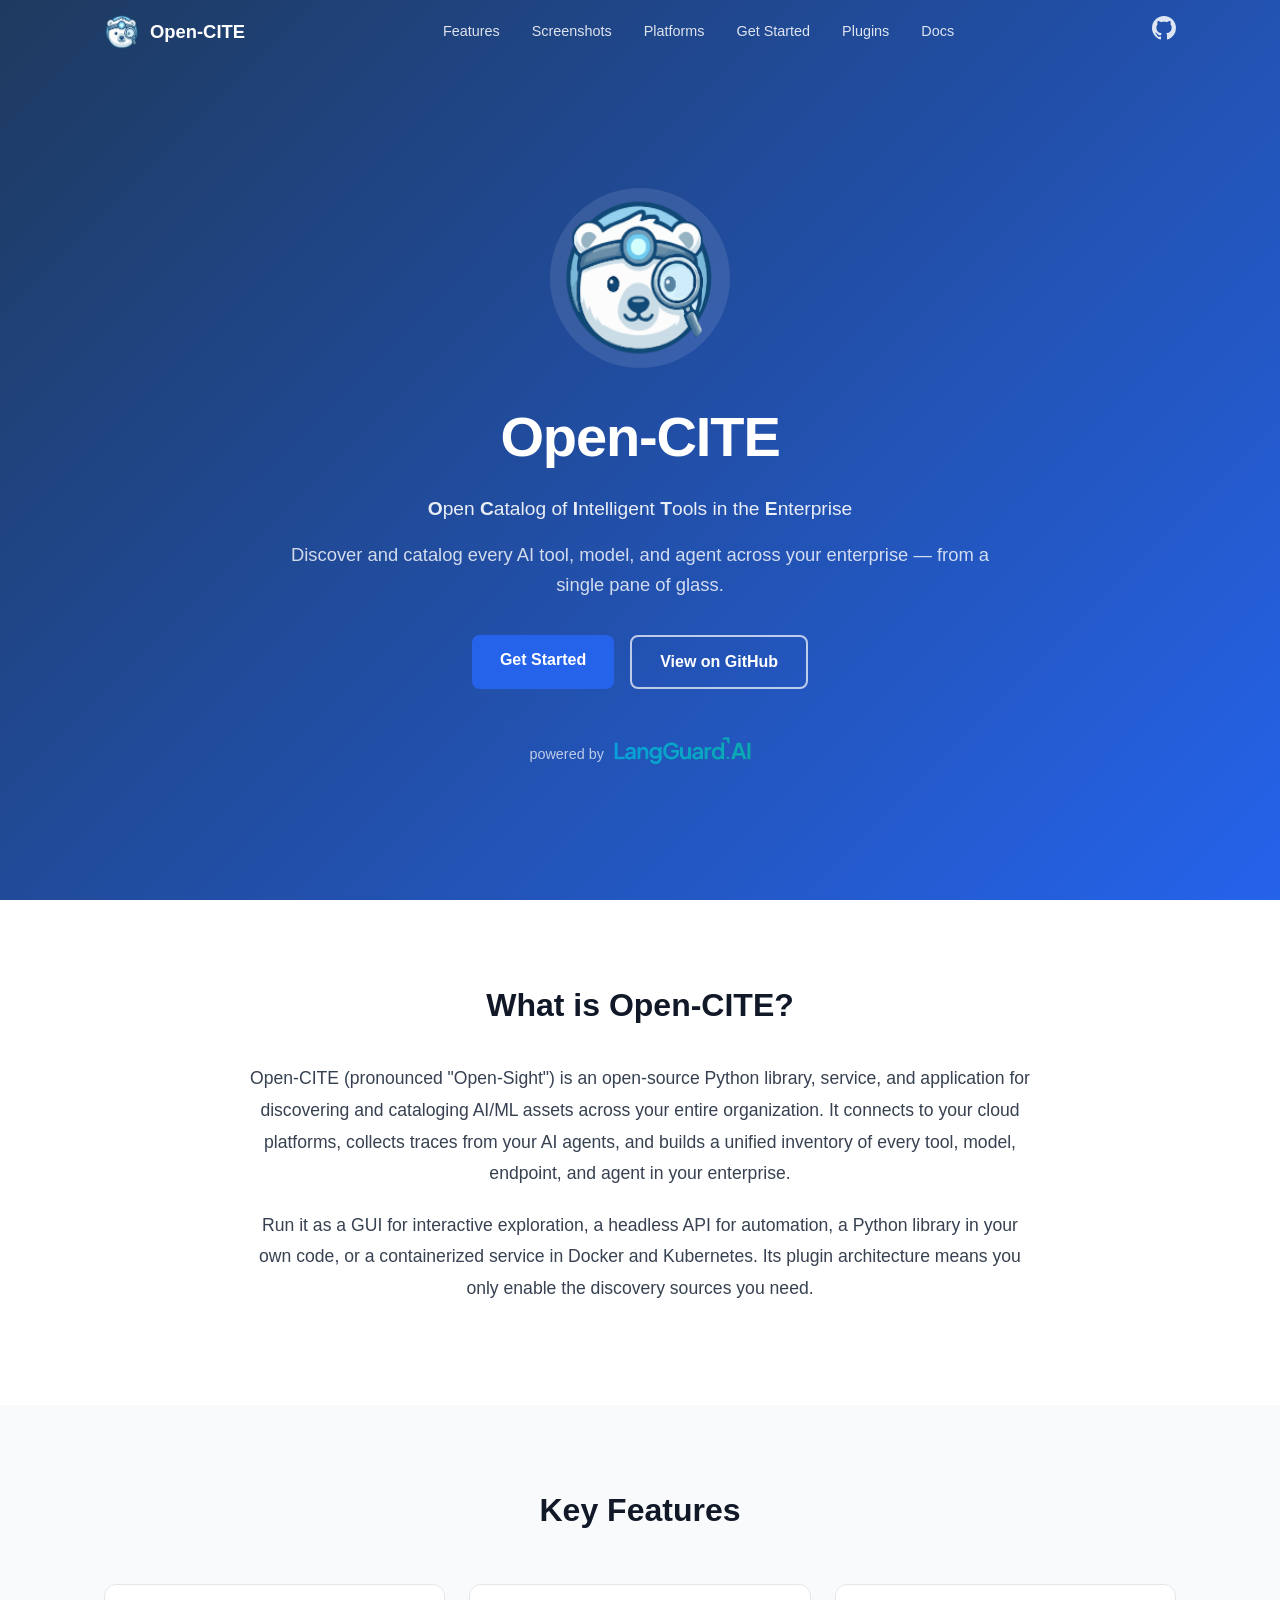
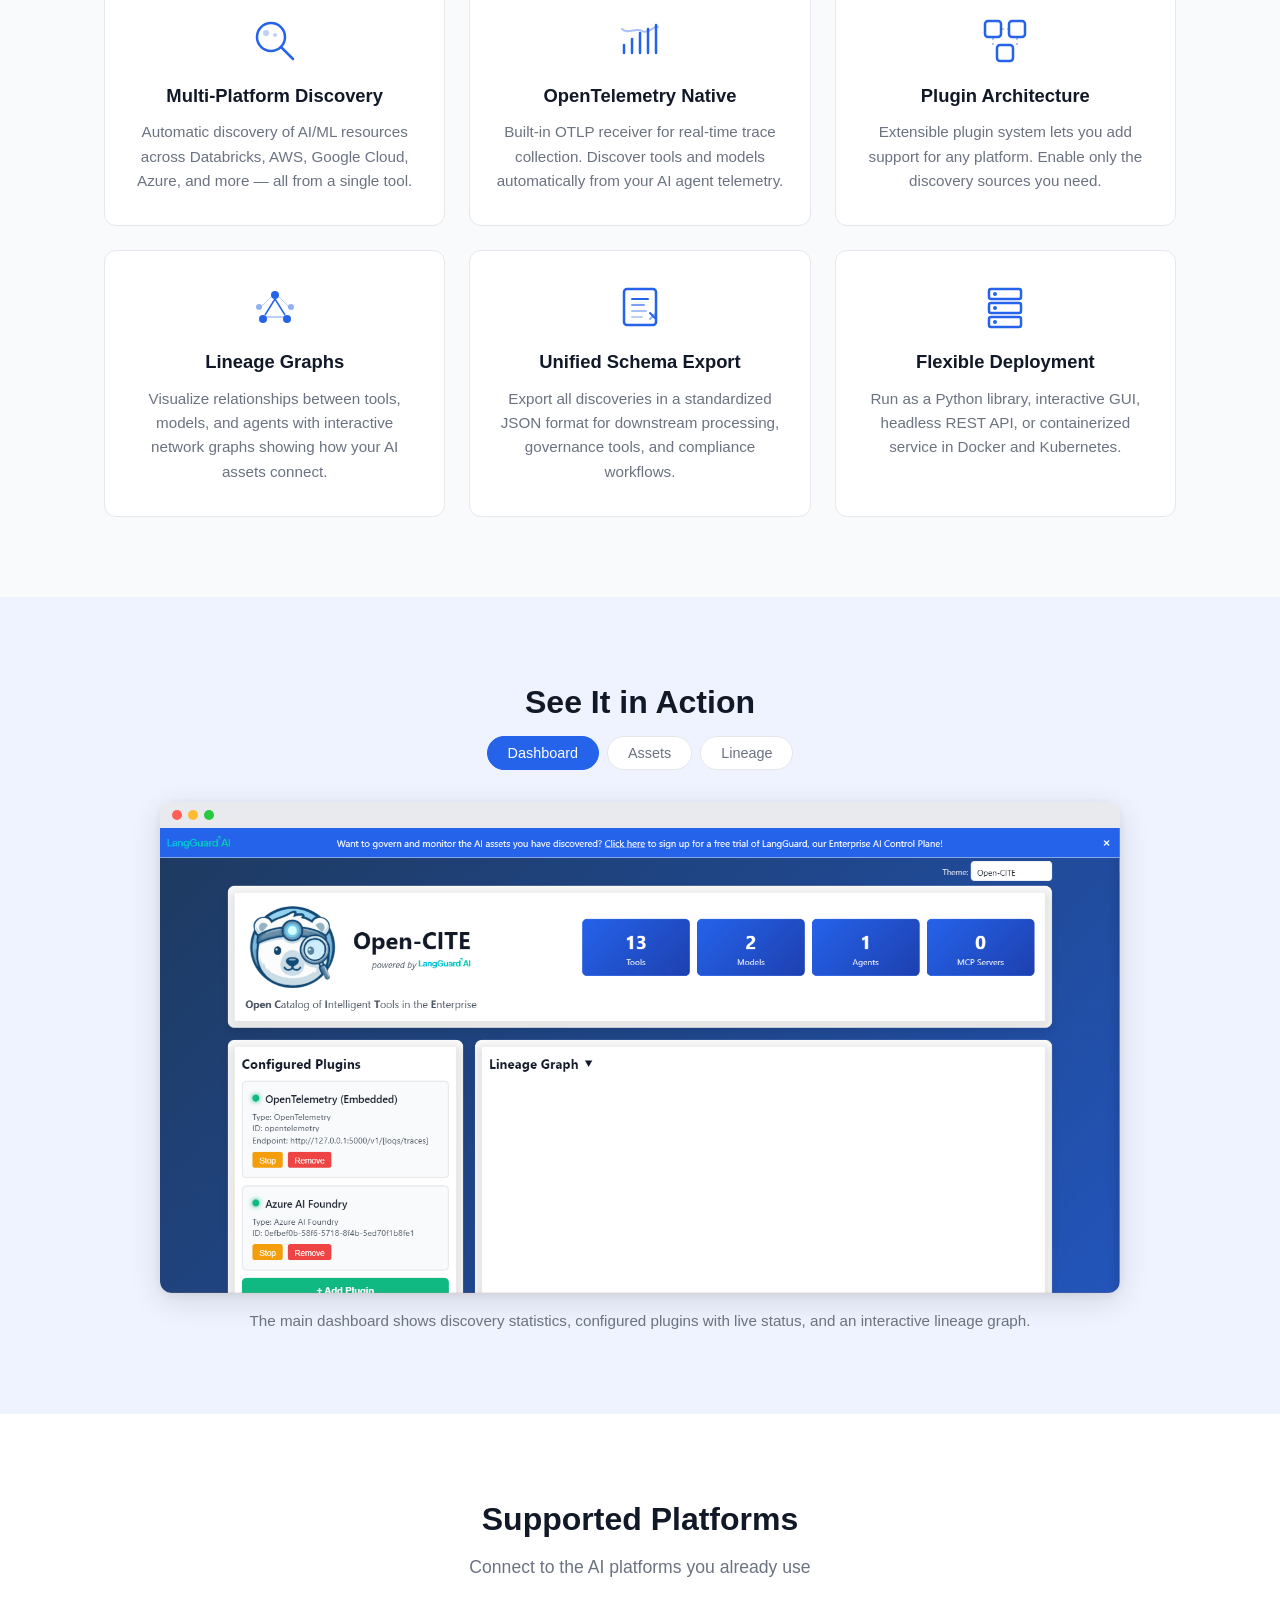
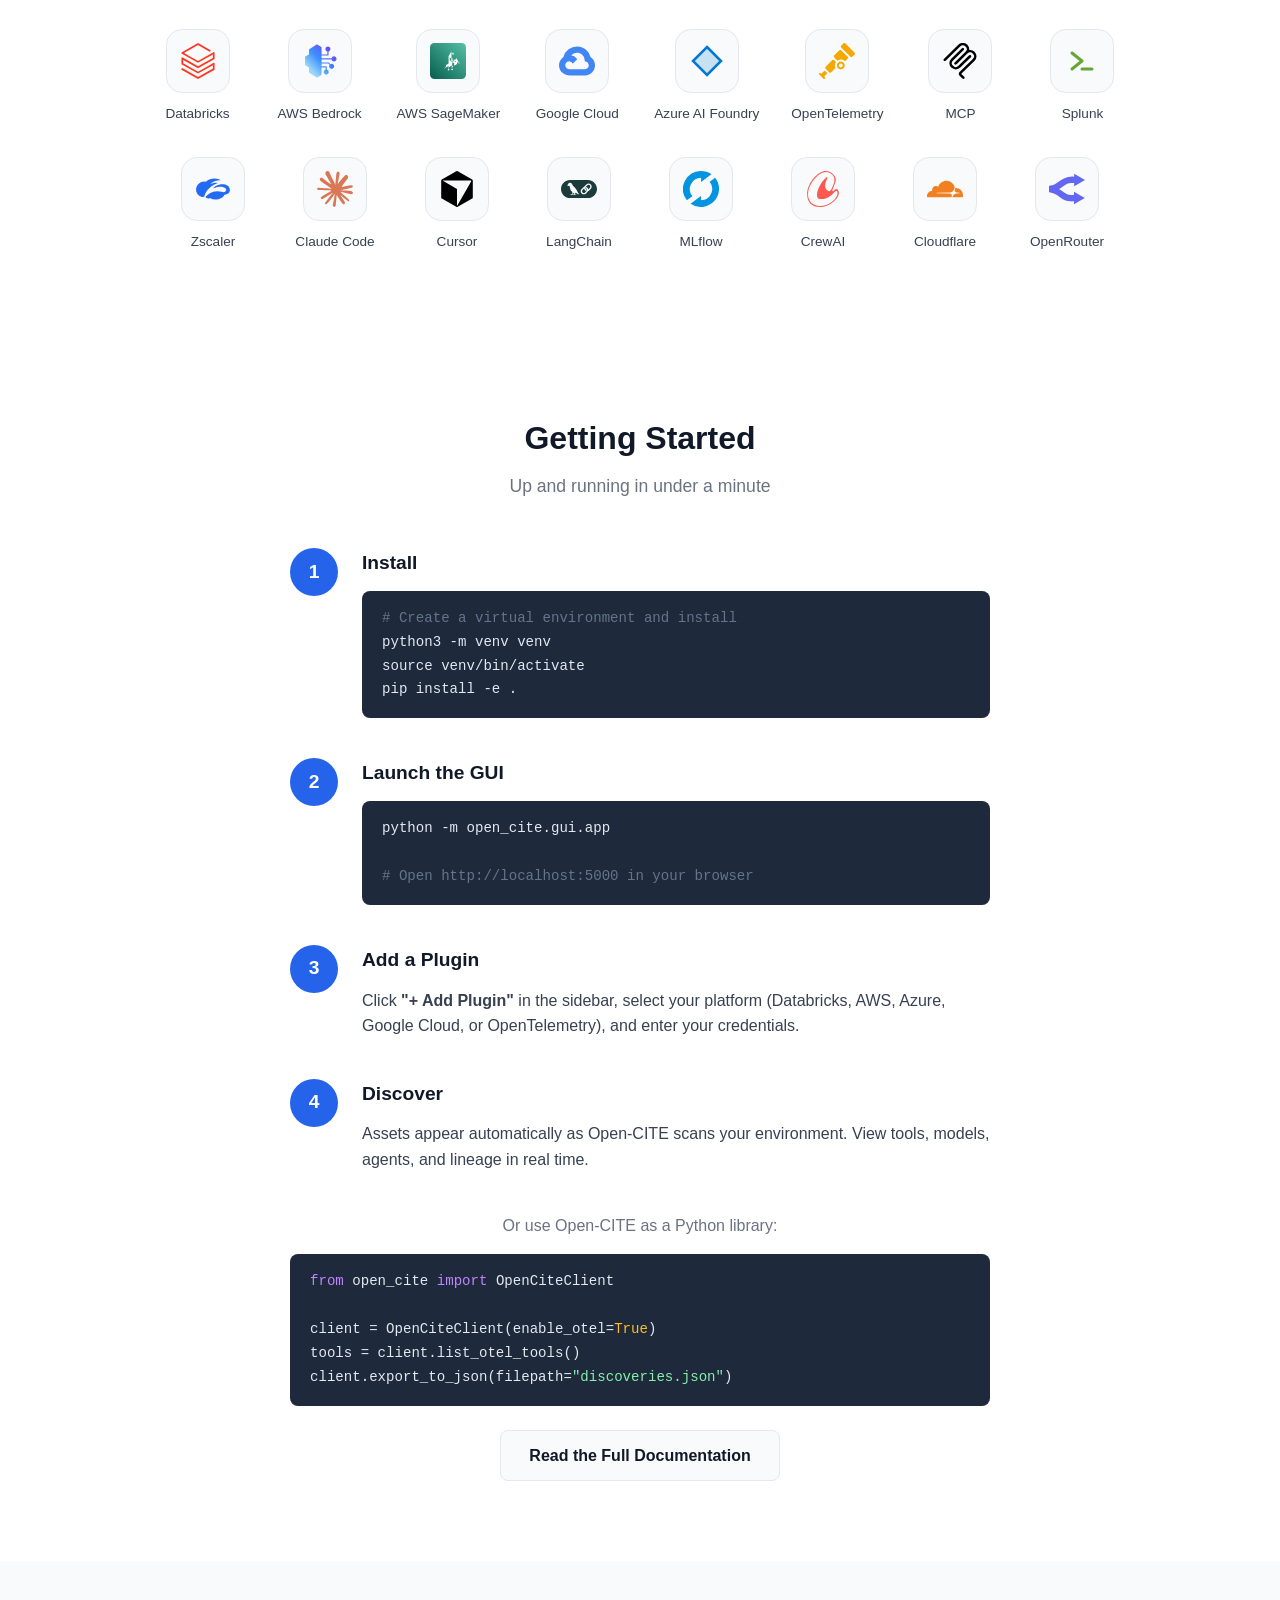
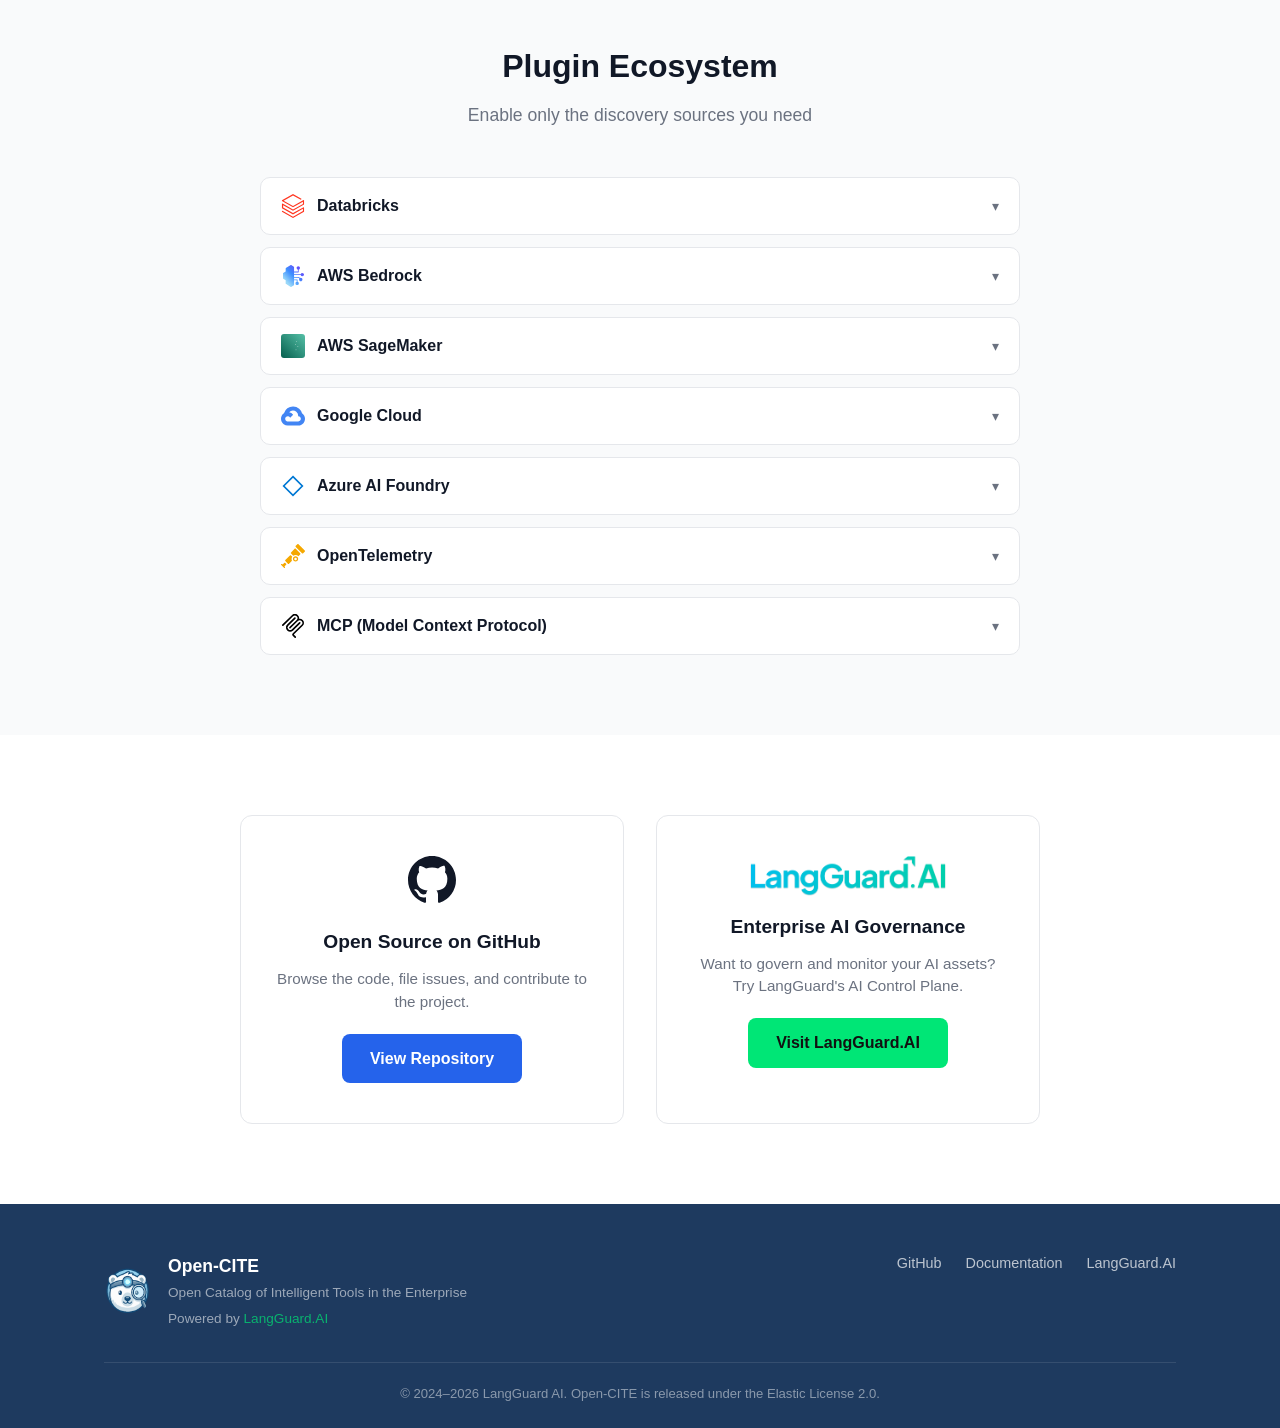
<file: website/index.html>
<!DOCTYPE html>
<html lang="en">
<head>
    <meta charset="UTF-8">
    <meta name="viewport" content="width=device-width, initial-scale=1.0">
    <title>Open-CITE - Open Catalog of Intelligent Tools in the Enterprise</title>
    <meta name="description" content="Discover and catalog every AI tool, model, and agent across your enterprise. Open-source, plugin-based, multi-cloud AI asset discovery.">
    <meta name="keywords" content="AI discovery, ML cataloging, OpenTelemetry, MCP, Databricks, enterprise AI governance">
    <meta property="og:title" content="Open-CITE - AI Discovery & Cataloging">
    <meta property="og:description" content="Discover and catalog every AI tool, model, and agent across your enterprise.">
    <meta property="og:image" content="images/open-cite-bear.png">
    <meta property="og:url" content="https://open-cite.org">
    <link rel="icon" type="image/png" href="images/favicon.png">
    <link rel="stylesheet" href="css/style.css">
</head>
<body>

    <!-- Section 1: Sticky Navigation -->
    <nav class="nav" id="nav">
        <div class="nav-container">
            <a href="#hero" class="nav-brand">
                <img src="images/open-cite-bear.png" alt="Open-CITE" class="nav-logo">
                <span class="nav-title">Open-CITE</span>
            </a>
            <button class="nav-hamburger" id="nav-hamburger" aria-label="Toggle navigation">
                <span></span>
                <span></span>
                <span></span>
            </button>
            <div class="nav-links" id="nav-links">
                <a href="#features" class="nav-link">Features</a>
                <a href="#screenshots" class="nav-link">Screenshots</a>
                <a href="#platforms" class="nav-link">Platforms</a>
                <a href="#getting-started" class="nav-link">Get Started</a>
                <a href="#plugins" class="nav-link">Plugins</a>
                <a href="https://github.com/LangGuard-AI/opencite/tree/main/docs" target="_blank" rel="noopener" class="nav-link">Docs</a>
            </div>
            <a href="https://github.com/LangGuard-AI/opencite" target="_blank" rel="noopener" class="nav-github" aria-label="View on GitHub">
                <svg width="24" height="24" viewBox="0 0 24 24" fill="currentColor">
                    <path d="M12 0C5.37 0 0 5.37 0 12c0 5.31 3.435 9.795 8.205 11.385.6.105.825-.255.825-.57 0-.285-.015-1.23-.015-2.235-3.015.555-3.795-.735-4.035-1.41-.135-.345-.72-1.41-1.23-1.695-.42-.225-1.02-.78-.015-.795.945-.015 1.62.87 1.845 1.23 1.08 1.815 2.805 1.305 3.495.99.105-.78.42-1.305.765-1.605-2.67-.3-5.46-1.335-5.46-5.925 0-1.305.465-2.385 1.23-3.225-.12-.3-.54-1.53.12-3.18 0 0 1.005-.315 3.3 1.23.96-.27 1.98-.405 3-.405s2.04.135 3 .405c2.295-1.56 3.3-1.23 3.3-1.23.66 1.65.24 2.88.12 3.18.765.84 1.23 1.905 1.23 3.225 0 4.605-2.805 5.625-5.475 5.925.435.375.81 1.095.81 2.22 0 1.605-.015 2.895-.015 3.3 0 .315.225.69.825.57A12.02 12.02 0 0024 12c0-6.63-5.37-12-12-12z"/>
                </svg>
            </a>
        </div>
    </nav>

    <!-- Section 2: Hero -->
    <section class="hero" id="hero">
        <div class="hero-container">
            <img src="images/open-cite-bear.png" alt="Open-CITE Bear Mascot" class="hero-mascot">
            <h1 class="hero-title">Open-CITE</h1>
            <p class="hero-subtitle"><strong>O</strong>pen <strong>C</strong>atalog of <strong>I</strong>ntelligent <strong>T</strong>ools in the <strong>E</strong>nterprise</p>
            <p class="hero-pitch">Discover and catalog every AI tool, model, and agent across your enterprise &mdash; from a single pane of glass.</p>
            <div class="hero-ctas">
                <a href="#getting-started" class="btn btn-primary">Get Started</a>
                <a href="https://github.com/LangGuard-AI/opencite" target="_blank" rel="noopener" class="btn btn-outline">View on GitHub</a>
            </div>
            <div class="hero-powered">
                <span>powered by</span>
                <a href="https://langguard.ai?utm=open-cite-website" target="_blank" rel="noopener">
                    <img src="images/langguard-logo.png" alt="LangGuard.AI" class="hero-langguard-logo">
                </a>
            </div>
        </div>
    </section>

    <!-- Section 3: What is Open-CITE? -->
    <section class="about" id="about">
        <div class="container">
            <h2 class="section-title">What is Open-CITE?</h2>
            <p class="about-text">
                Open-CITE (pronounced "Open-Sight") is an open-source Python library, service, and application for discovering and cataloging AI/ML assets across your entire organization. It connects to your cloud platforms, collects traces from your AI agents, and builds a unified inventory of every tool, model, endpoint, and agent in your enterprise.
            </p>
            <p class="about-text">
                Run it as a GUI for interactive exploration, a headless API for automation, a Python library in your own code, or a containerized service in Docker and Kubernetes. Its plugin architecture means you only enable the discovery sources you need.
            </p>
        </div>
    </section>

    <!-- Section 4: Key Features -->
    <section class="features" id="features">
        <div class="container">
            <h2 class="section-title">Key Features</h2>
            <div class="features-grid">
                <div class="feature-card fade-in">
                    <div class="feature-icon">
                        <svg width="48" height="48" viewBox="0 0 48 48" fill="none">
                            <circle cx="20" cy="20" r="14" stroke="var(--primary-blue)" stroke-width="2.5" fill="none"/>
                            <line x1="30" y1="30" x2="42" y2="42" stroke="var(--primary-blue)" stroke-width="2.5" stroke-linecap="round"/>
                            <circle cx="15" cy="16" r="3" fill="var(--primary-blue)" opacity="0.3"/>
                            <circle cx="24" cy="18" r="2" fill="var(--primary-blue)" opacity="0.3"/>
                        </svg>
                    </div>
                    <h3>Multi-Platform Discovery</h3>
                    <p>Automatic discovery of AI/ML resources across Databricks, AWS, Google Cloud, Azure, and more &mdash; all from a single tool.</p>
                </div>
                <div class="feature-card fade-in">
                    <div class="feature-icon">
                        <svg width="48" height="48" viewBox="0 0 48 48" fill="none">
                            <path d="M8 36V28" stroke="var(--primary-blue)" stroke-width="2.5" stroke-linecap="round"/>
                            <path d="M16 36V22" stroke="var(--primary-blue)" stroke-width="2.5" stroke-linecap="round"/>
                            <path d="M24 36V16" stroke="var(--primary-blue)" stroke-width="2.5" stroke-linecap="round"/>
                            <path d="M32 36V12" stroke="var(--primary-blue)" stroke-width="2.5" stroke-linecap="round"/>
                            <path d="M40 36V8" stroke="var(--primary-blue)" stroke-width="2.5" stroke-linecap="round"/>
                            <path d="M6 12C12 18 20 10 26 14C32 18 38 8 42 10" stroke="var(--primary-blue)" stroke-width="2" stroke-linecap="round" fill="none" opacity="0.4"/>
                        </svg>
                    </div>
                    <h3>OpenTelemetry Native</h3>
                    <p>Built-in OTLP receiver for real-time trace collection. Discover tools and models automatically from your AI agent telemetry.</p>
                </div>
                <div class="feature-card fade-in">
                    <div class="feature-icon">
                        <svg width="48" height="48" viewBox="0 0 48 48" fill="none">
                            <rect x="4" y="4" width="16" height="16" rx="3" stroke="var(--primary-blue)" stroke-width="2.5" fill="none"/>
                            <rect x="28" y="4" width="16" height="16" rx="3" stroke="var(--primary-blue)" stroke-width="2.5" fill="none"/>
                            <rect x="16" y="28" width="16" height="16" rx="3" stroke="var(--primary-blue)" stroke-width="2.5" fill="none"/>
                            <path d="M20 12H28M12 20V28M36 20V28" stroke="var(--primary-blue)" stroke-width="1.5" stroke-dasharray="3 3" opacity="0.5"/>
                        </svg>
                    </div>
                    <h3>Plugin Architecture</h3>
                    <p>Extensible plugin system lets you add support for any platform. Enable only the discovery sources you need.</p>
                </div>
                <div class="feature-card fade-in">
                    <div class="feature-icon">
                        <svg width="48" height="48" viewBox="0 0 48 48" fill="none">
                            <circle cx="24" cy="12" r="4" fill="var(--primary-blue)"/>
                            <circle cx="12" cy="36" r="4" fill="var(--primary-blue)"/>
                            <circle cx="36" cy="36" r="4" fill="var(--primary-blue)"/>
                            <circle cx="8" cy="24" r="3" fill="var(--primary-blue)" opacity="0.5"/>
                            <circle cx="40" cy="24" r="3" fill="var(--primary-blue)" opacity="0.5"/>
                            <line x1="24" y1="16" x2="14" y2="32" stroke="var(--primary-blue)" stroke-width="1.5"/>
                            <line x1="24" y1="16" x2="34" y2="32" stroke="var(--primary-blue)" stroke-width="1.5"/>
                            <line x1="14" y1="34" x2="34" y2="34" stroke="var(--primary-blue)" stroke-width="1.5" opacity="0.4"/>
                            <line x1="10" y1="24" x2="20" y2="14" stroke="var(--primary-blue)" stroke-width="1" opacity="0.3"/>
                            <line x1="38" y1="24" x2="28" y2="14" stroke="var(--primary-blue)" stroke-width="1" opacity="0.3"/>
                        </svg>
                    </div>
                    <h3>Lineage Graphs</h3>
                    <p>Visualize relationships between tools, models, and agents with interactive network graphs showing how your AI assets connect.</p>
                </div>
                <div class="feature-card fade-in">
                    <div class="feature-icon">
                        <svg width="48" height="48" viewBox="0 0 48 48" fill="none">
                            <rect x="8" y="6" width="32" height="36" rx="3" stroke="var(--primary-blue)" stroke-width="2.5" fill="none"/>
                            <path d="M16 16H32" stroke="var(--primary-blue)" stroke-width="2" stroke-linecap="round"/>
                            <path d="M16 22H28" stroke="var(--primary-blue)" stroke-width="2" stroke-linecap="round" opacity="0.6"/>
                            <path d="M16 28H30" stroke="var(--primary-blue)" stroke-width="2" stroke-linecap="round" opacity="0.4"/>
                            <path d="M16 34H26" stroke="var(--primary-blue)" stroke-width="2" stroke-linecap="round" opacity="0.3"/>
                            <path d="M34 30L40 36" stroke="var(--primary-blue)" stroke-width="2" stroke-linecap="round"/>
                            <path d="M40 30L34 36" stroke="var(--primary-blue)" stroke-width="2" stroke-linecap="round" opacity="0.5"/>
                        </svg>
                    </div>
                    <h3>Unified Schema Export</h3>
                    <p>Export all discoveries in a standardized JSON format for downstream processing, governance tools, and compliance workflows.</p>
                </div>
                <div class="feature-card fade-in">
                    <div class="feature-icon">
                        <svg width="48" height="48" viewBox="0 0 48 48" fill="none">
                            <rect x="8" y="6" width="32" height="10" rx="2" stroke="var(--primary-blue)" stroke-width="2.5" fill="none"/>
                            <rect x="8" y="20" width="32" height="10" rx="2" stroke="var(--primary-blue)" stroke-width="2.5" fill="none"/>
                            <rect x="8" y="34" width="32" height="10" rx="2" stroke="var(--primary-blue)" stroke-width="2.5" fill="none"/>
                            <circle cx="14" cy="11" r="2" fill="var(--primary-blue)"/>
                            <circle cx="14" cy="25" r="2" fill="var(--primary-blue)"/>
                            <circle cx="14" cy="39" r="2" fill="var(--primary-blue)"/>
                        </svg>
                    </div>
                    <h3>Flexible Deployment</h3>
                    <p>Run as a Python library, interactive GUI, headless REST API, or containerized service in Docker and Kubernetes.</p>
                </div>
            </div>
        </div>
    </section>

    <!-- Section 5: Screenshots -->
    <section class="screenshots" id="screenshots">
        <div class="container">
            <h2 class="section-title">See It in Action</h2>
            <div class="screenshot-tabs">
                <button class="screenshot-tab active" data-tab="dashboard">Dashboard</button>
                <button class="screenshot-tab" data-tab="assets">Assets</button>
                <button class="screenshot-tab" data-tab="lineage">Lineage</button>
            </div>
            <div class="screenshot-panels">
                <div class="screenshot-panel active" data-panel="dashboard">
                    <div class="browser-frame">
                        <div class="browser-bar">
                            <span class="browser-dot red"></span>
                            <span class="browser-dot yellow"></span>
                            <span class="browser-dot green"></span>
                        </div>
                        <img src="images/screenshots/dashboard.png" alt="Open-CITE Dashboard showing asset statistics, configured plugins, and lineage graph" loading="lazy">
                    </div>
                    <p class="screenshot-caption">The main dashboard shows discovery statistics, configured plugins with live status, and an interactive lineage graph.</p>
                </div>
                <div class="screenshot-panel" data-panel="assets">
                    <div class="browser-frame">
                        <div class="browser-bar">
                            <span class="browser-dot red"></span>
                            <span class="browser-dot yellow"></span>
                            <span class="browser-dot green"></span>
                        </div>
                        <img src="images/screenshots/assets.png" alt="Asset discovery grid showing discovered tools" loading="lazy">
                    </div>
                    <p class="screenshot-caption">The asset grid displays all discovered tools with type badges, discovery source, and mapping controls.</p>
                </div>
                <div class="screenshot-panel" data-panel="lineage">
                    <div class="browser-frame">
                        <div class="browser-bar">
                            <span class="browser-dot red"></span>
                            <span class="browser-dot yellow"></span>
                            <span class="browser-dot green"></span>
                        </div>
                        <img src="images/screenshots/lineage.png" alt="Lineage graph showing relationships between AI assets" loading="lazy">
                    </div>
                    <p class="screenshot-caption">Interactive lineage graphs reveal how tools, models, and agents connect across your organization.</p>
                </div>
            </div>
        </div>
    </section>

    <!-- Section 6: Supported Platforms -->
    <section class="platforms" id="platforms">
        <div class="container">
            <h2 class="section-title">Supported Platforms</h2>
            <p class="section-subtitle">Connect to the AI platforms you already use</p>
            <div class="platforms-grid">
                <a href="#plugins" class="platform-item">
                    <div class="platform-icon" style="--platform-color: #FF3621">
                        <svg width="36" height="36" viewBox="0 0 24 24" fill="#FF3621">
                            <path d="M.95 14.184L12 20.403l9.919-5.55v2.21L12 22.662l-10.484-5.96-.565.308v.77L12 24l11.05-6.218v-4.317l-.515-.309L12 19.118l-9.867-5.653v-2.21L12 16.805l11.05-6.218V6.32l-.515-.308L12 11.974 2.647 6.681 12 1.388l7.76 4.368.668-.411v-.566L12 0 .95 6.27v.72L12 13.207l9.919-5.55v2.26L12 15.52 1.516 9.56l-.565.308Z"/>
                        </svg>
                    </div>
                    <span>Databricks</span>
                </a>
                <a href="#plugins" class="platform-item">
                    <div class="platform-icon" style="--platform-color: #FF9900">
                        <svg width="36" height="36" viewBox="0 0 24 24" fill="none">
                            <defs><linearGradient id="bedrock-g" x1="80%" y1="20%" x2="20%" y2="80%"><stop offset="0%" stop-color="#6350FB"/><stop offset="50%" stop-color="#3D8FFF"/><stop offset="100%" stop-color="#9AD8F8"/></linearGradient></defs>
                            <path fill="url(#bedrock-g)" d="M13.05 15.513h3.08c.214 0 .389.177.389.394v1.82a1.704 1.704 0 011.296 1.661c0 .943-.755 1.708-1.685 1.708-.931 0-1.686-.765-1.686-1.708 0-.807.554-1.484 1.297-1.662v-1.425h-2.69v4.663a.395.395 0 01-.188.338l-2.69 1.641a.385.385 0 01-.405-.002l-4.926-3.086a.395.395 0 01-.185-.336V16.3L2.196 14.87A.395.395 0 012 14.555V9.406c0-.14.073-.27.192-.34l2.465-1.462V4.448c0-.129.062-.249.165-.322l.021-.014L9.77 1.058a.385.385 0 01.407 0l2.69 1.675a.395.395 0 01.185.336V7.6h3.856V5.683a1.704 1.704 0 01-1.296-1.662c0-.943.755-1.708 1.685-1.708.931 0 1.685.765 1.685 1.708 0 .807-.553 1.484-1.296 1.662v2.311a.391.391 0 01-.389.394h-4.245v1.806h6.624a1.69 1.69 0 011.64-1.313c.93 0 1.685.764 1.685 1.707 0 .943-.754 1.708-1.685 1.708a1.69 1.69 0 01-1.64-1.314H13.05v1.937h4.953l.915 1.18a1.66 1.66 0 01.84-.227c.931 0 1.685.764 1.685 1.707 0 .943-.754 1.708-1.685 1.708-.93 0-1.685-.765-1.685-1.708 0-.346.102-.668.276-.937l-.724-.935H13.05v1.806z"/>
                        </svg>
                    </div>
                    <span>AWS Bedrock</span>
                </a>
                <a href="#plugins" class="platform-item">
                    <div class="platform-icon" style="--platform-color: #FF9900">
                        <svg width="36" height="36" viewBox="0 0 64 64" fill="none">
                            <defs><linearGradient id="sage-g" x1="0%" y1="100%" x2="100%" y2="0%"><stop offset="0%" stop-color="#055F4E"/><stop offset="100%" stop-color="#56C0A7"/></linearGradient></defs>
                            <rect width="64" height="64" rx="8" fill="url(#sage-g)"/>
                            <path fill="#fff" d="M43 20a1 1 0 11-2 0 1 1 0 012 0zm-4 9a1 1 0 100-2 1 1 0 000 2zm0 13a1 1 0 112 0 1 1 0 01-2 0zm7-9a1 1 0 10-2 0 1 1 0 002 0zM52 35.4l-4-2-1.9 1.1c.4-.3.8-.7 1-1.1L52 37.1v-2.7l-2-1.2.4.7-2.4 1.4v2.1l-5 3.1v-4.6l-3-1.5v-5.2l3.2 2.3.4-.6-1.4-1-1.5 1-.4.7v-2l-2.1-1.4V14.6L33 23.5V36.5l-4.8 2.9V43l-3 1.8.4.7L33 41v5.4l-2 1.2 2 1.2 2.3-1.4.4-.7-2 1.2v-4.7l5-3v6l-1.4.9 2.3 1.4 1.9-1.1-2-1.3V34l3-1.8v-2.7l1.9 1.1-.4-.7 2.4-1.4v-2.1L52 35.4zm-12.4-9.3L38 27.5V32l1.4 1-.4.6-1.4-1-1.5 1 .4.7 1.6-1.1v-2l-2.1-1.4-.4.7L38 31v2l-3-1.8v-5.4l2.3 1.4 2.3-1.1zM42.5 19a1.5 1.5 0 10-3 0 1.5 1.5 0 003 0z"/>
                        </svg>
                    </div>
                    <span>AWS SageMaker</span>
                </a>
                <a href="#plugins" class="platform-item">
                    <div class="platform-icon" style="--platform-color: #4285F4">
                        <svg width="36" height="36" viewBox="0 0 24 24" fill="#4285F4">
                            <path d="M12.19 2.38a9.344 9.344 0 0 0-9.234 6.893c.053-.02-.055.013 0 0-3.875 2.551-3.922 8.11-.247 10.941l.006-.007-.007.03a6.717 6.717 0 0 0 4.077 1.356h5.173l.03.03h5.192c6.687.053 9.376-8.605 3.835-12.35a9.365 9.365 0 0 0-2.821-4.552l-.043.043.006-.05A9.344 9.344 0 0 0 12.19 2.38zm-.358 4.146c1.244-.04 2.518.368 3.486 1.15a5.186 5.186 0 0 1 1.862 4.078v.518c3.53-.07 3.53 5.262 0 5.193h-5.193l-.008.009v-.04H6.785a2.59 2.59 0 0 1-1.067-.23h.001a2.597 2.597 0 1 1 3.437-3.437l3.013-3.012A6.747 6.747 0 0 0 8.11 8.24c.018-.01.04-.026.054-.023a5.186 5.186 0 0 1 3.67-1.69z"/>
                        </svg>
                    </div>
                    <span>Google Cloud</span>
                </a>
                <a href="#plugins" class="platform-item">
                    <div class="platform-icon" style="--platform-color: #0078D4">
                        <svg width="36" height="36" viewBox="0 0 36 36" fill="none">
                            <path d="M18 4L32 18L18 32L4 18Z" fill="#0078D4" opacity="0.2"/>
                            <path d="M18 4L32 18L18 32L4 18Z" stroke="#0078D4" stroke-width="2.5" fill="none"/>
                        </svg>
                    </div>
                    <span>Azure AI Foundry</span>
                </a>
                <a href="#plugins" class="platform-item">
                    <div class="platform-icon" style="--platform-color: #F5A800">
                        <svg width="36" height="36" viewBox="0 0 24 24" fill="#F5A800">
                            <path d="M12.6974 13.1173c-1.0224 1.0224-1.0224 2.68 0 3.7024 1.0224 1.0224 2.68 1.0224 3.7024 0 1.0224-1.0223 1.0224-2.68 0-3.7024-1.0223-1.0223-2.68-1.0223-3.7024 0zm2.7677 2.7701c-.5063.5063-1.3267.5063-1.833 0s-.5063-1.3266 0-1.833c.5063-.5062 1.3267-.5062 1.833 0 .5063.504.5063 1.3267 0 1.833zM16.356.2355l-1.6041 1.6042c-.314.314-.314.83 0 1.144L21.015 9.247c.314.314.83.314 1.144 0l1.6042-1.6041c.314-.314.314-.83 0-1.144L17.4976.2354c-.314-.314-.8276-.314-1.1416 0zM5.1173 20.734c.2848-.2848.2848-.7497 0-1.0345l-.8155-.8155c-.2848-.2848-.7497-.2848-1.0345 0l-1.6845 1.6845-.0024.0024-.4625-.4625c-.2556-.2556-.6718-.2556-.925 0-.2556.2556-.2556.6718 0 .925l2.775 2.775c.2556.2556.6718.2556.925 0 .2532-.2556.2556-.6718 0-.925l-.4625-.4625.0024-.0024zm8.4856-15.893-3.5637 3.5637c-.3164.3164-.3164.8374 0 1.1538l2.2006 2.2005c1.5554-1.1197 3.7365-.981 5.1361.4187l1.7819-1.7818c.3164-.3165.3164-.8374 0-1.1538l-4.401-4.401c-.3165-.319-.8374-.319-1.1539 0zm-2.2881 7.8455-1.2999-1.2999c-.3043-.3043-.8033-.3043-1.1076 0l-4.5836 4.586c-.3042.3043-.3042.8033 0 1.1076l2.5973 2.5973c.3043.3043.8033.3043 1.1076 0l2.9478-2.9527c-.6231-1.2877-.5112-2.8431.3384-4.0383z"/>
                        </svg>
                    </div>
                    <span>OpenTelemetry</span>
                </a>
                <a href="#plugins" class="platform-item">
                    <div class="platform-icon" style="--platform-color: #000000">
                        <svg width="36" height="36" viewBox="0 0 24 24" fill="#000000">
                            <path d="M15.688 2.343a2.588 2.588 0 00-3.61 0l-9.626 9.44a.863.863 0 01-1.203 0 .823.823 0 010-1.18l9.626-9.44a4.313 4.313 0 016.016 0 4.116 4.116 0 011.204 3.54 4.3 4.3 0 013.609 1.18l.05.05a4.115 4.115 0 010 5.9l-8.706 8.537a.274.274 0 000 .393l1.788 1.754a.823.823 0 010 1.18.863.863 0 01-1.203 0l-1.788-1.753a1.92 1.92 0 010-2.754l8.706-8.538a2.47 2.47 0 000-3.54l-.05-.049a2.588 2.588 0 00-3.607-.003l-7.172 7.034-.002.002-.098.097a.863.863 0 01-1.204 0 .823.823 0 010-1.18l7.273-7.133a2.47 2.47 0 00-.003-3.537z"/>
                            <path d="M14.485 4.703a.823.823 0 000-1.18.863.863 0 00-1.204 0l-7.119 6.982a4.115 4.115 0 000 5.9 4.314 4.314 0 006.016 0l7.12-6.982a.823.823 0 000-1.18.863.863 0 00-1.204 0l-7.119 6.982a2.588 2.588 0 01-3.61 0 2.47 2.47 0 010-3.54l7.12-6.982z"/>
                        </svg>
                    </div>
                    <span>MCP</span>
                </a>
                <a href="#plugins" class="platform-item">
                    <div class="platform-icon" style="--platform-color: #65A637">
                        <svg width="36" height="36" viewBox="0 0 36 36" fill="none">
                            <path d="M8 10L18 18L8 26" stroke="#65A637" stroke-width="3" stroke-linecap="round" stroke-linejoin="round" fill="none"/>
                            <path d="M18 26H28" stroke="#65A637" stroke-width="3" stroke-linecap="round"/>
                        </svg>
                    </div>
                    <span>Splunk</span>
                </a>
                <a href="#plugins" class="platform-item">
                    <div class="platform-icon" style="--platform-color: #236BF5">
                        <svg width="36" height="36" viewBox="-50 -50 1670 1074" fill="#236BF5">
                            <path fill-rule="evenodd" d="m1566.1 496.2c25.3 155.6-109.7 243.2-246.6 253.3-87.1 179.3-394.3 300.2-660 169.8-113.2 17.2-176.3-11.3-224.4-65.6 96.9-125.3 391.6-350.7 751.6-234.1 192.4 62 242.3-84 193.9-138.7-181.4-206-591-20.6-605.5-5.1 160.8-246.4 736.2-315.4 791 20.4zm-551.3-283c0.9 0-130.9-47-315 32.6q-2.8-1-5.5-2.1-2.8-1.1-5.5-2.2-2.8-1.2-5.5-2.5-2.7-1.3-5.3-2.6c177.2-117.7 332.4-167.7 465.4-148.3-80.6-92.4-466.9-160.5-688.3 61.5-273.6-53.9-465.2 178.1-454.3 390 10.9 211.8 242.1 344.1 373.8 308q1.1-0.1 2.3-0.2 1.2 0 2.4 0 1.2 0 2.3 0 1.2 0.1 2.4 0.2c29.4-139.9 148.2-465.7 630.8-634.4z"/>
                        </svg>
                    </div>
                    <span>Zscaler</span>
                </a>
                <a href="#plugins" class="platform-item">
                    <div class="platform-icon" style="--platform-color: #D97757">
                        <svg width="36" height="36" viewBox="0 0 24 24" fill="#D97757">
                            <path d="m4.7144 15.9555 4.7174-2.6471.079-.2307-.079-.1275h-.2307l-.7893-.0486-2.6956-.0729-2.3375-.0971-2.2646-.1214-.5707-.1215-.5343-.7042.0546-.3522.4797-.3218.686.0608 1.5179.1032 2.2767.1578 1.6514.0972 2.4468.255h.3886l.0546-.1579-.1336-.0971-.1032-.0972L6.973 9.8356l-2.55-1.6879-1.3356-.9714-.7225-.4918-.3643-.4614-.1578-1.0078.6557-.7225.8803.0607.2246.0607.8925.686 1.9064 1.4754 2.4893 1.8336.3643.3035.1457-.1032.0182-.0728-.164-.2733-1.3539-2.4467-1.445-2.4893-.6435-1.032-.17-.6194c-.0607-.255-.1032-.4674-.1032-.7285L6.287.1335 6.6997 0l.9957.1336.419.3642.6192 1.4147 1.0018 2.2282 1.5543 3.0296.4553.8985.2429.8318.091.255h.1579v-.1457l.1275-1.706.2368-2.0947.2307-2.6957.0789-.7589.3764-.9107.7468-.4918.5828.2793.4797.686-.0668.4433-.2853 1.8517-.5586 2.9021-.3643 1.9429h.2125l.2429-.2429.9835-1.3053 1.6514-2.0643.7286-.8196.85-.9046.5464-.4311h1.0321l.759 1.1293-.34 1.1657-1.0625 1.3478-.8804 1.1414-1.2628 1.7-.7893 1.36.0729.1093.1882-.0183 2.8535-.607 1.5421-.2794 1.8396-.3157.8318.3886.091.3946-.3278.8075-1.967.4857-2.3072.4614-3.4364.8136-.0425.0304.0486.0607 1.5482.1457.6618.0364h1.621l3.0175.2247.7892.522.4736.6376-.079.4857-1.2142.6193-1.6393-.3886-3.825-.9107-1.3113-.3279h-.1822v.1093l1.0929 1.0686 2.0035 1.8092 2.5075 2.3314.1275.5768-.3218.4554-.34-.0486-2.2039-1.6575-.85-.7468-1.9246-1.621h-.1275v.17l.4432.6496 2.3436 3.5214.1214 1.0807-.17.3521-.6071.2125-.6679-.1214-1.3721-1.9246L14.38 17.959l-1.1414-1.9428-.1397.079-.674 7.2552-.3156.3703-.7286.2793-.6071-.4614-.3218-.7468.3218-1.4753.3886-1.9246.3157-1.53.2853-1.9004.17-.6314-.0121-.0425-.1397.0182-1.4328 1.9672-2.1796 2.9446-1.7243 1.8456-.4128.164-.7164-.3704.0667-.6618.4008-.5889 2.386-3.0357 1.4389-1.882.929-1.0868-.0062-.1579h-.0546l-6.3385 4.1164-1.1293.1457-.4857-.4554.0608-.7467.2307-.2429 1.9064-1.3114Z"/>
                        </svg>
                    </div>
                    <span>Claude Code</span>
                </a>
                <a href="#plugins" class="platform-item">
                    <div class="platform-icon" style="--platform-color: #000000">
                        <svg width="36" height="36" viewBox="0 0 24 24" fill="#000000">
                            <path d="M11.503.131 1.891 5.678a.84.84 0 0 0-.42.726v11.188c0 .3.162.575.42.724l9.609 5.55a1 1 0 0 0 .998 0l9.61-5.55a.84.84 0 0 0 .42-.724V6.404a.84.84 0 0 0-.42-.726L12.497.131a1.01 1.01 0 0 0-.996 0M2.657 6.338h18.55c.263 0 .43.287.297.515L12.23 22.918c-.062.107-.229.064-.229-.06V12.335a.59.59 0 0 0-.295-.51l-9.11-5.257c-.109-.063-.064-.23.061-.23"/>
                        </svg>
                    </div>
                    <span>Cursor</span>
                </a>
                <a href="#plugins" class="platform-item">
                    <div class="platform-icon" style="--platform-color: #1C3C3C">
                        <svg width="36" height="36" viewBox="0 0 24 24" fill="#1C3C3C">
                            <path d="M6.0988 5.9175C2.7359 5.9175 0 8.6462 0 12s2.736 6.0825 6.0988 6.0825h11.8024C21.2641 18.0825 24 15.3538 24 12s-2.736-6.0825-6.0988-6.0825ZM5.9774 7.851c.493.0124 1.02.2496 1.273.6228.3673.4592.4778 1.0668.8944 1.4932.5604.6118 1.199 1.1505 1.7161 1.802.4892.5954.8386 1.2937 1.1436 1.9975.1244.2335.1257.5202.31.7197.0908.1204.5346.4483.4383.5645.0555.1204.4702.286.3263.4027-.1944.04-.4129.0476-.5616-.1074-.0549.126-.183.0596-.2819.0432a4 4 0 0 0-.025.0736c-.3288.0219-.5754-.3126-.732-.565-.3111-.168-.6642-.2702-.982-.446-.0182.2895.0452.6485-.231.8353-.014.5565.8436.0656.9222.4804-.061.0067-.1286-.0095-.1774.0373-.2239.2172-.4805-.1645-.7385-.007-.3464.174-.3808.3161-.8096.352-.0237-.0359-.0143-.0592.0059-.0811.1207-.1399.1295-.3046.3356-.3643-.2122-.0334-.3899.0833-.5686.1757-.2323.095-.2304-.2141-.5878.0164-.0396-.0322-.0208-.0615.0018-.0864.0908-.1107.2102-.127.345-.1208-.663-.3686-.9751.4507-1.2813.0432-.092.0243-.1265.1068-.1845.1652-.05-.0548-.0123-.1212-.0099-.1857-.0598-.028-.1356-.041-.1179-.1366-.1171-.0395-.1988.0295-.286.0952-.0787-.0608.0532-.1492.0776-.2125.0702-.1216.23-.025.3111-.1126.2306-.1308.552.0814.8155.0455.203.0255.4544-.1825.3526-.39-.2171-.2767-.179-.6386-.1839-.9695-.0268-.1929-.491-.4382-.6252-.6462-.1659-.1873-.295-.4047-.4243-.6182-.4666-.9008-.3198-2.0584-.9077-2.8947-.266.1466-.6125.0774-.8418-.119-.1238.1125-.1292.2598-.139.4161-.297-.2962-.2593-.8559-.022-1.1855.0969-.1302.2127-.2373.342-.3316.0292-.0213.0391-.0419.0385-.0747.1174-.5267.5764-.7391 1.0694-.7267m12.4071.46c.5575 0 1.0806.2159 1.474.6082s.61.9145.61 1.4704c0 .556-.2167 1.078-.61 1.4698v.0006l-.902.8995a2.08 2.08 0 0 1-.8597.5166l-.0164.0047-.0058.0164a2.05 2.05 0 0 1-.474.7308l-.9018.8995c-.3934.3924-.917.6083-1.4745.6083s-1.0806-.216-1.474-.6083c-.813-.8107-.813-2.1294 0-2.9402l.9019-.8995a2.056 2.056 0 0 1 .858-.5143l.017-.0053.0058-.0158a2.07 2.07 0 0 1 .4752-.7337l.9018-.8995c.3934-.3924.9171-.6083 1.4745-.6083zm0 .8965a1.18 1.18 0 0 0-.8388.3462l-.9018.8995a1.181 1.181 0 0 0-.3427.9252l.0053.0572c.0323.2652.149.5044.3374.6917.13.1296.2733.2114.4471.2686a.9.9 0 0 1 .014.1582.884.884 0 0 1-.2609.6304l-.0554.0554c-.3013-.1028-.5525-.253-.7794-.4792a2.06 2.06 0 0 1-.5761-1.0968l-.0099-.0578-.0461.0368a1.1 1.1 0 0 0-.0876.0794l-.9024.8995c-.4623.461-.4623 1.212 0 1.673.2311.2305.535.346.8394.3461.3043 0 .6077-.1156.8388-.3462l.9019-.8995c.4623-.461.4623-1.2113 0-1.673a1.17 1.17 0 0 0-.4367-.2749 1 1 0 0 1-.014-.1611c0-.2591.1023-.505.2901-.6923.3019.1028.57.2694.7962.495.3007.2999.4994.679.5756 1.0968l.0105.0578.0455-.0373a1.1 1.1 0 0 0 .0887-.0794l.902-.8996c.4622-.461.4628-1.2124 0-1.6735a1.18 1.18 0 0 0-.8395-.3462Zm-9.973 5.1567-.0006.0006c-.0793.3078-.1048.8318-.506.847-.033.1776.1228.2445.2655.1874.141-.0645.2081.0508.2557.1657.2177.0317.5394-.0725.5516-.3298-.325-.1867-.4253-.5418-.5662-.8709"/>
                        </svg>
                    </div>
                    <span>LangChain</span>
                </a>
                <a href="#plugins" class="platform-item">
                    <div class="platform-icon" style="--platform-color: #0194E2">
                        <svg width="36" height="36" viewBox="0 0 24 24" fill="#0194E2">
                            <path d="M11.883.002a12.044 12.044 0 0 0-9.326 19.463l3.668-2.694A7.573 7.573 0 0 1 12.043 4.45v2.867l6.908-5.14A12.012 12.012 0 0 0 11.883.002zm9.562 4.533L17.777 7.23a7.573 7.573 0 0 1-5.818 12.322v-2.867l-6.908 5.14a12.046 12.046 0 0 0 16.394-17.29z"/>
                        </svg>
                    </div>
                    <span>MLflow</span>
                </a>
                <a href="#plugins" class="platform-item">
                    <div class="platform-icon" style="--platform-color: #FF5A50">
                        <svg width="36" height="36" viewBox="0 0 24 24" fill="#FF5A50">
                            <path d="M12.482.18C7.161 1.319 1.478 9.069 1.426 15.372c-.051 5.527 3.1 8.68 8.68 8.627 6.716-.05 14.259-6.87 12.09-10.9-.672-1.292-1.396-1.344-2.687-.207-1.602 1.395-1.654.31-.207-2.893 1.757-3.98 1.705-5.322-.31-7.544C17.03.388 14.962-.388 12.482.181Zm5.322 2.068c2.273 2.015 2.376 4.236.465 8.42-1.395 3.1-2.17 3.515-3.824 1.86-1.24-1.24-1.343-3.46-.258-6.044 1.137-2.635.982-3.1-.568-1.653-3.72 3.358-6.458 9.765-5.424 12.503.464 1.189.825 1.395 2.737 1.395 2.79 0 6.303-1.705 7.957-3.926 1.756-2.274 2.79-2.274 2.79-.052 0 3.875-6.459 8.627-11.625 8.627-6.251 0-9.351-4.752-7.491-11.47.878-2.995 4.443-7.904 7.077-9.66 3.255-2.17 5.684-2.17 8.164 0z"/>
                        </svg>
                    </div>
                    <span>CrewAI</span>
                </a>
                <a href="#plugins" class="platform-item">
                    <div class="platform-icon" style="--platform-color: #F38020">
                        <svg width="36" height="36" viewBox="0 0 24 24" fill="#F38020">
                            <path d="M16.5088 16.8447c.1475-.5068.0908-.9707-.1553-1.3154-.2246-.3164-.6045-.499-1.0615-.5205l-8.6592-.1123a.1559.1559 0 0 1-.1333-.0713c-.0283-.042-.0351-.0986-.021-.1553.0278-.084.1123-.1484.2036-.1562l8.7359-.1123c1.0351-.0489 2.1601-.8868 2.5537-1.9136l.499-1.3013c.0215-.0561.0293-.1128.0147-.168-.5625-2.5463-2.835-4.4453-5.5499-4.4453-2.5039 0-4.6284 1.6177-5.3876 3.8614-.4927-.3658-1.1187-.5625-1.794-.499-1.2026.119-2.1665 1.083-2.2861 2.2856-.0283.31-.0069.6128.0635.894C1.5683 13.171 0 14.7754 0 16.752c0 .1748.0142.3515.0352.5273.0141.083.0844.1475.1689.1475h15.9814c.0909 0 .1758-.0645.2032-.1553l.12-.4268zm2.7568-5.5634c-.0771 0-.1611 0-.2383.0112-.0566 0-.1054.0415-.127.0976l-.3378 1.1744c-.1475.5068-.0918.9707.1543 1.3164.2256.3164.6055.498 1.0625.5195l1.8437.1133c.0557 0 .1055.0263.1329.0703.0283.043.0351.1074.0214.1562-.0283.084-.1132.1485-.204.1553l-1.921.1123c-1.041.0488-2.1582.8867-2.5527 1.914l-.1406.3585c-.0283.0713.0215.1416.0986.1416h6.5977c.0771 0 .1474-.0489.169-.126.1122-.4082.1757-.837.1757-1.2803 0-2.6025-2.125-4.727-4.7344-4.727"/>
                        </svg>
                    </div>
                    <span>Cloudflare</span>
                </a>
                <a href="#plugins" class="platform-item">
                    <div class="platform-icon" style="--platform-color: #6366F1">
                        <svg width="36" height="36" viewBox="0 0 24 24" fill="#6366F1">
                            <path d="M16.778 1.844v1.919q-.569-.026-1.138-.032-.708-.008-1.415.037c-1.93.126-4.023.728-6.149 2.237-2.911 2.066-2.731 1.95-4.14 2.75-.396.223-1.342.574-2.185.798-.841.225-1.753.333-1.751.333v4.229s.768.108 1.61.333c.842.224 1.789.575 2.185.799 1.41.798 1.228.683 4.14 2.75 2.126 1.509 4.22 2.11 6.148 2.236.88.058 1.716.041 2.555.005v1.918l7.222-4.168-7.222-4.17v2.176c-.86.038-1.611.065-2.278.021-1.364-.09-2.417-.357-3.979-1.465-2.244-1.593-2.866-2.027-3.68-2.508.889-.518 1.449-.906 3.822-2.59 1.56-1.109 2.614-1.377 3.978-1.466.667-.044 1.418-.017 2.278.02v2.176L24 6.014Z"/>
                        </svg>
                    </div>
                    <span>OpenRouter</span>
                </a>
            </div>
        </div>
    </section>

    <!-- Section 7: Getting Started -->
    <section class="getting-started" id="getting-started">
        <div class="container">
            <h2 class="section-title">Getting Started</h2>
            <p class="section-subtitle">Up and running in under a minute</p>
            <div class="steps">
                <div class="step fade-in">
                    <div class="step-number">1</div>
                    <div class="step-content">
                        <h3>Install</h3>
                        <pre><code><span class="code-comment"># Create a virtual environment and install</span>
python3 -m venv venv
source venv/bin/activate
pip install -e .</code></pre>
                    </div>
                </div>
                <div class="step fade-in">
                    <div class="step-number">2</div>
                    <div class="step-content">
                        <h3>Launch the GUI</h3>
                        <pre><code>python -m open_cite.gui.app

<span class="code-comment"># Open http://localhost:5000 in your browser</span></code></pre>
                    </div>
                </div>
                <div class="step fade-in">
                    <div class="step-number">3</div>
                    <div class="step-content">
                        <h3>Add a Plugin</h3>
                        <p class="step-text">Click <strong>"+ Add Plugin"</strong> in the sidebar, select your platform (Databricks, AWS, Azure, Google Cloud, or OpenTelemetry), and enter your credentials.</p>
                    </div>
                </div>
                <div class="step fade-in">
                    <div class="step-number">4</div>
                    <div class="step-content">
                        <h3>Discover</h3>
                        <p class="step-text">Assets appear automatically as Open-CITE scans your environment. View tools, models, agents, and lineage in real time.</p>
                    </div>
                </div>
            </div>
            <div class="steps-footer">
                <p>Or use Open-CITE as a Python library:</p>
                <pre><code><span class="code-keyword">from</span> open_cite <span class="code-keyword">import</span> OpenCiteClient

client = OpenCiteClient(enable_otel=<span class="code-literal">True</span>)
tools = client.list_otel_tools()
client.export_to_json(filepath=<span class="code-string">"discoveries.json"</span>)</code></pre>
                <a href="https://github.com/LangGuard-AI/opencite/tree/main/docs" target="_blank" rel="noopener" class="btn btn-secondary">Read the Full Documentation</a>
            </div>
        </div>
    </section>

    <!-- Section 8: Plugin Ecosystem -->
    <section class="plugins" id="plugins">
        <div class="container">
            <h2 class="section-title">Plugin Ecosystem</h2>
            <p class="section-subtitle">Enable only the discovery sources you need</p>
            <div class="plugin-list">
                <div class="plugin-card">
                    <button class="plugin-header">
                        <div class="plugin-header-left">
                            <svg width="24" height="24" viewBox="0 0 24 24" fill="#FF3621" class="plugin-icon">
                                <path d="M.95 14.184L12 20.403l9.919-5.55v2.21L12 22.662l-10.484-5.96-.565.308v.77L12 24l11.05-6.218v-4.317l-.515-.309L12 19.118l-9.867-5.653v-2.21L12 16.805l11.05-6.218V6.32l-.515-.308L12 11.974 2.647 6.681 12 1.388l7.76 4.368.668-.411v-.566L12 0 .95 6.27v.72L12 13.207l9.919-5.55v2.26L12 15.52 1.516 9.56l-.565.308Z"/>
                            </svg>
                            <span class="plugin-name">Databricks</span>
                        </div>
                        <span class="plugin-chevron">&#9662;</span>
                    </button>
                    <div class="plugin-body">
                        <ul>
                            <li>Unity Catalog integration &mdash; catalogs, schemas, tables, and volumes</li>
                            <li>MLflow trace search and retrieval for observability</li>
                            <li>AI Gateway usage tracking and Genie conversation analysis</li>
                            <li>Data lineage and metadata management</li>
                        </ul>
                        <a href="https://github.com/LangGuard-AI/opencite/blob/main/docs/plugins/DATABRICKS_PLUGIN.md" target="_blank" rel="noopener" class="plugin-docs-link">View Documentation &rarr;</a>
                    </div>
                </div>
                <div class="plugin-card">
                    <button class="plugin-header">
                        <div class="plugin-header-left">
                            <svg width="24" height="24" viewBox="0 0 24 24" fill="none" class="plugin-icon">
                                <defs><linearGradient id="bedrock-gp" x1="80%" y1="20%" x2="20%" y2="80%"><stop offset="0%" stop-color="#6350FB"/><stop offset="50%" stop-color="#3D8FFF"/><stop offset="100%" stop-color="#9AD8F8"/></linearGradient></defs>
                                <path fill="url(#bedrock-gp)" d="M13.05 15.513h3.08c.214 0 .389.177.389.394v1.82a1.704 1.704 0 011.296 1.661c0 .943-.755 1.708-1.685 1.708-.931 0-1.686-.765-1.686-1.708 0-.807.554-1.484 1.297-1.662v-1.425h-2.69v4.663a.395.395 0 01-.188.338l-2.69 1.641a.385.385 0 01-.405-.002l-4.926-3.086a.395.395 0 01-.185-.336V16.3L2.196 14.87A.395.395 0 012 14.555V9.406c0-.14.073-.27.192-.34l2.465-1.462V4.448c0-.129.062-.249.165-.322l.021-.014L9.77 1.058a.385.385 0 01.407 0l2.69 1.675a.395.395 0 01.185.336V7.6h3.856V5.683a1.704 1.704 0 01-1.296-1.662c0-.943.755-1.708 1.685-1.708.931 0 1.685.765 1.685 1.708 0 .807-.553 1.484-1.296 1.662v2.311a.391.391 0 01-.389.394h-4.245v1.806h6.624a1.69 1.69 0 011.64-1.313c.93 0 1.685.764 1.685 1.707 0 .943-.754 1.708-1.685 1.708a1.69 1.69 0 01-1.64-1.314H13.05v1.937h4.953l.915 1.18a1.66 1.66 0 01.84-.227c.931 0 1.685.764 1.685 1.707 0 .943-.754 1.708-1.685 1.708-.93 0-1.685-.765-1.685-1.708 0-.346.102-.668.276-.937l-.724-.935H13.05v1.806z"/>
                            </svg>
                            <span class="plugin-name">AWS Bedrock</span>
                        </div>
                        <span class="plugin-chevron">&#9662;</span>
                    </button>
                    <div class="plugin-body">
                        <ul>
                            <li>Discovers foundation models, custom models, and invocations</li>
                            <li>Model inference logging and usage tracking</li>
                            <li>Automatic credential discovery via AWS profiles</li>
                        </ul>
                        <a href="https://github.com/LangGuard-AI/opencite/blob/main/docs/plugins/AWS_PLUGINS.md" target="_blank" rel="noopener" class="plugin-docs-link">View Documentation &rarr;</a>
                    </div>
                </div>
                <div class="plugin-card">
                    <button class="plugin-header">
                        <div class="plugin-header-left">
                            <svg width="24" height="24" viewBox="0 0 64 64" fill="none" class="plugin-icon">
                                <defs><linearGradient id="sage-gp" x1="0%" y1="100%" x2="100%" y2="0%"><stop offset="0%" stop-color="#055F4E"/><stop offset="100%" stop-color="#56C0A7"/></linearGradient></defs>
                                <rect width="64" height="64" rx="8" fill="url(#sage-gp)"/>
                                <path fill="#fff" d="M43 20a1 1 0 11-2 0 1 1 0 012 0zm-4 9a1 1 0 100-2 1 1 0 000 2zm0 13a1 1 0 112 0 1 1 0 01-2 0zm7-9a1 1 0 10-2 0 1 1 0 002 0z"/>
                            </svg>
                            <span class="plugin-name">AWS SageMaker</span>
                        </div>
                        <span class="plugin-chevron">&#9662;</span>
                    </button>
                    <div class="plugin-body">
                        <ul>
                            <li>Discovers endpoints, models, model packages, and training jobs</li>
                            <li>Model deployment tracking across regions</li>
                            <li>Integration with SageMaker Studio notebooks</li>
                        </ul>
                        <a href="https://github.com/LangGuard-AI/opencite/blob/main/docs/plugins/AWS_PLUGINS.md" target="_blank" rel="noopener" class="plugin-docs-link">View Documentation &rarr;</a>
                    </div>
                </div>
                <div class="plugin-card">
                    <button class="plugin-header">
                        <div class="plugin-header-left">
                            <svg width="24" height="24" viewBox="0 0 24 24" fill="#4285F4" class="plugin-icon">
                                <path d="M12.19 2.38a9.344 9.344 0 0 0-9.234 6.893c.053-.02-.055.013 0 0-3.875 2.551-3.922 8.11-.247 10.941l.006-.007-.007.03a6.717 6.717 0 0 0 4.077 1.356h5.173l.03.03h5.192c6.687.053 9.376-8.605 3.835-12.35a9.365 9.365 0 0 0-2.821-4.552l-.043.043.006-.05A9.344 9.344 0 0 0 12.19 2.38zm-.358 4.146c1.244-.04 2.518.368 3.486 1.15a5.186 5.186 0 0 1 1.862 4.078v.518c3.53-.07 3.53 5.262 0 5.193h-5.193l-.008.009v-.04H6.785a2.59 2.59 0 0 1-1.067-.23h.001a2.597 2.597 0 1 1 3.437-3.437l3.013-3.012A6.747 6.747 0 0 0 8.11 8.24c.018-.01.04-.026.054-.023a5.186 5.186 0 0 1 3.67-1.69z"/>
                            </svg>
                            <span class="plugin-name">Google Cloud</span>
                        </div>
                        <span class="plugin-chevron">&#9662;</span>
                    </button>
                    <div class="plugin-body">
                        <ul>
                            <li>Vertex AI model and endpoint discovery</li>
                            <li>Generative AI model listing (Gemini, PaLM, and more)</li>
                            <li>MCP server discovery via labels and port scanning</li>
                        </ul>
                        <a href="https://github.com/LangGuard-AI/opencite/blob/main/docs/plugins/GOOGLE_CLOUD_PLUGIN.md" target="_blank" rel="noopener" class="plugin-docs-link">View Documentation &rarr;</a>
                    </div>
                </div>
                <div class="plugin-card">
                    <button class="plugin-header">
                        <div class="plugin-header-left">
                            <svg width="24" height="24" viewBox="0 0 36 36" fill="none" class="plugin-icon">
                                <path d="M18 4L32 18L18 32L4 18Z" stroke="#0078D4" stroke-width="2.5" fill="none"/>
                            </svg>
                            <span class="plugin-name">Azure AI Foundry</span>
                        </div>
                        <span class="plugin-chevron">&#9662;</span>
                    </button>
                    <div class="plugin-body">
                        <ul>
                            <li>Discovers AI resources, model deployments, and projects</li>
                            <li>Agent and tool discovery via Assistants API</li>
                            <li>Trace discovery via Log Analytics integration</li>
                        </ul>
                        <a href="https://github.com/LangGuard-AI/opencite/blob/main/docs/plugins/AZURE_AI_FOUNDRY_PLUGIN.md" target="_blank" rel="noopener" class="plugin-docs-link">View Documentation &rarr;</a>
                    </div>
                </div>
                <div class="plugin-card">
                    <button class="plugin-header">
                        <div class="plugin-header-left">
                            <svg width="24" height="24" viewBox="0 0 24 24" fill="#F5A800" class="plugin-icon">
                                <path d="M12.6974 13.1173c-1.0224 1.0224-1.0224 2.68 0 3.7024 1.0224 1.0224 2.68 1.0224 3.7024 0 1.0224-1.0223 1.0224-2.68 0-3.7024-1.0223-1.0223-2.68-1.0223-3.7024 0zm2.7677 2.7701c-.5063.5063-1.3267.5063-1.833 0s-.5063-1.3266 0-1.833c.5063-.5062 1.3267-.5062 1.833 0 .5063.504.5063 1.3267 0 1.833zM16.356.2355l-1.6041 1.6042c-.314.314-.314.83 0 1.144L21.015 9.247c.314.314.83.314 1.144 0l1.6042-1.6041c.314-.314.314-.83 0-1.144L17.4976.2354c-.314-.314-.8276-.314-1.1416 0zM5.1173 20.734c.2848-.2848.2848-.7497 0-1.0345l-.8155-.8155c-.2848-.2848-.7497-.2848-1.0345 0l-1.6845 1.6845-.0024.0024-.4625-.4625c-.2556-.2556-.6718-.2556-.925 0-.2556.2556-.2556.6718 0 .925l2.775 2.775c.2556.2556.6718.2556.925 0 .2532-.2556.2556-.6718 0-.925l-.4625-.4625.0024-.0024zm8.4856-15.893-3.5637 3.5637c-.3164.3164-.3164.8374 0 1.1538l2.2006 2.2005c1.5554-1.1197 3.7365-.981 5.1361.4187l1.7819-1.7818c.3164-.3165.3164-.8374 0-1.1538l-4.401-4.401c-.3165-.319-.8374-.319-1.1539 0zm-2.2881 7.8455-1.2999-1.2999c-.3043-.3043-.8033-.3043-1.1076 0l-4.5836 4.586c-.3042.3043-.3042.8033 0 1.1076l2.5973 2.5973c.3043.3043.8033.3043 1.1076 0l2.9478-2.9527c-.6231-1.2877-.5112-2.8431.3384-4.0383z"/>
                            </svg>
                            <span class="plugin-name">OpenTelemetry</span>
                        </div>
                        <span class="plugin-chevron">&#9662;</span>
                    </button>
                    <div class="plugin-body">
                        <ul>
                            <li>Built-in OTLP/HTTP and gRPC receiver for trace collection</li>
                            <li>Automatic tool and model discovery from trace data</li>
                            <li>Works with any LLM provider (OpenAI, Anthropic, etc.)</li>
                            <li>OpenRouter broadcast support for zero-code integration</li>
                        </ul>
                        <a href="https://github.com/LangGuard-AI/opencite/blob/main/docs/plugins/OPENTELEMETRY_PLUGIN.md" target="_blank" rel="noopener" class="plugin-docs-link">View Documentation &rarr;</a>
                    </div>
                </div>
                <div class="plugin-card">
                    <button class="plugin-header">
                        <div class="plugin-header-left">
                            <svg width="24" height="24" viewBox="0 0 24 24" fill="#000000" class="plugin-icon">
                                <path d="M15.688 2.343a2.588 2.588 0 00-3.61 0l-9.626 9.44a.863.863 0 01-1.203 0 .823.823 0 010-1.18l9.626-9.44a4.313 4.313 0 016.016 0 4.116 4.116 0 011.204 3.54 4.3 4.3 0 013.609 1.18l.05.05a4.115 4.115 0 010 5.9l-8.706 8.537a.274.274 0 000 .393l1.788 1.754a.823.823 0 010 1.18.863.863 0 01-1.203 0l-1.788-1.753a1.92 1.92 0 010-2.754l8.706-8.538a2.47 2.47 0 000-3.54l-.05-.049a2.588 2.588 0 00-3.607-.003l-7.172 7.034-.002.002-.098.097a.863.863 0 01-1.204 0 .823.823 0 010-1.18l7.273-7.133a2.47 2.47 0 00-.003-3.537z"/>
                                <path d="M14.485 4.703a.823.823 0 000-1.18.863.863 0 00-1.204 0l-7.119 6.982a4.115 4.115 0 000 5.9 4.314 4.314 0 006.016 0l7.12-6.982a.823.823 0 000-1.18.863.863 0 00-1.204 0l-7.119 6.982a2.588 2.588 0 01-3.61 0 2.47 2.47 0 010-3.54l7.12-6.982z"/>
                            </svg>
                            <span class="plugin-name">MCP (Model Context Protocol)</span>
                        </div>
                        <span class="plugin-chevron">&#9662;</span>
                    </button>
                    <div class="plugin-body">
                        <ul>
                            <li>Trace-based MCP server discovery</li>
                            <li>MCP tool and resource cataloging</li>
                            <li>Usage pattern analysis across MCP servers</li>
                        </ul>
                        <a href="https://github.com/LangGuard-AI/opencite/blob/main/docs/plugins/MCP_PLUGIN.md" target="_blank" rel="noopener" class="plugin-docs-link">View Documentation &rarr;</a>
                    </div>
                </div>
            </div>
        </div>
    </section>

    <!-- Section 9: Links & Resources -->
    <section class="resources" id="resources">
        <div class="container">
            <div class="resources-grid">
                <div class="resource-card fade-in">
                    <svg width="48" height="48" viewBox="0 0 24 24" fill="var(--dark-text)" class="resource-icon">
                        <path d="M12 0C5.37 0 0 5.37 0 12c0 5.31 3.435 9.795 8.205 11.385.6.105.825-.255.825-.57 0-.285-.015-1.23-.015-2.235-3.015.555-3.795-.735-4.035-1.41-.135-.345-.72-1.41-1.23-1.695-.42-.225-1.02-.78-.015-.795.945-.015 1.62.87 1.845 1.23 1.08 1.815 2.805 1.305 3.495.99.105-.78.42-1.305.765-1.605-2.67-.3-5.46-1.335-5.46-5.925 0-1.305.465-2.385 1.23-3.225-.12-.3-.54-1.53.12-3.18 0 0 1.005-.315 3.3 1.23.96-.27 1.98-.405 3-.405s2.04.135 3 .405c2.295-1.56 3.3-1.23 3.3-1.23.66 1.65.24 2.88.12 3.18.765.84 1.23 1.905 1.23 3.225 0 4.605-2.805 5.625-5.475 5.925.435.375.81 1.095.81 2.22 0 1.605-.015 2.895-.015 3.3 0 .315.225.69.825.57A12.02 12.02 0 0024 12c0-6.63-5.37-12-12-12z"/>
                    </svg>
                    <h3>Open Source on GitHub</h3>
                    <p>Browse the code, file issues, and contribute to the project.</p>
                    <a href="https://github.com/LangGuard-AI/opencite" target="_blank" rel="noopener" class="btn btn-primary">View Repository</a>
                </div>
                <div class="resource-card fade-in">
                    <img src="images/langguard-logo.png" alt="LangGuard.AI" class="resource-langguard-logo">
                    <h3>Enterprise AI Governance</h3>
                    <p>Want to govern and monitor your AI assets? Try LangGuard's AI Control Plane.</p>
                    <a href="https://langguard.ai?utm=open-cite-website" target="_blank" rel="noopener" class="btn btn-langguard">Visit LangGuard.AI</a>
                </div>
            </div>
        </div>
    </section>

    <!-- Section 10: Footer -->
    <footer class="footer">
        <div class="container">
            <div class="footer-content">
                <div class="footer-brand">
                    <img src="images/open-cite-bear.png" alt="Open-CITE" class="footer-logo">
                    <div>
                        <strong class="footer-title">Open-CITE</strong>
                        <p class="footer-tagline">Open Catalog of Intelligent Tools in the Enterprise</p>
                        <p class="footer-powered">Powered by <a href="https://langguard.ai?utm=open-cite-website" target="_blank" rel="noopener">LangGuard.AI</a></p>
                    </div>
                </div>
                <div class="footer-links">
                    <a href="https://github.com/LangGuard-AI/opencite" target="_blank" rel="noopener">GitHub</a>
                    <a href="https://github.com/LangGuard-AI/opencite/tree/main/docs" target="_blank" rel="noopener">Documentation</a>
                    <a href="https://langguard.ai?utm=open-cite-website" target="_blank" rel="noopener">LangGuard.AI</a>
                </div>
            </div>
            <div class="footer-bottom">
                <p>&copy; 2024&ndash;2026 LangGuard AI. Open-CITE is released under the Elastic License 2.0.</p>
            </div>
        </div>
    </footer>

    <script src="js/main.js"></script>
</body>
</html>
</file>
<file: website/css/style.css>
/* === CSS Custom Properties === */
:root {
    --primary-blue: #2563eb;
    --dark-blue: #1e3a5f;
    --secondary-blue: #1e40af;
    --accent-green: #10b981;
    --langguard-green: #00e676;
    --white: #ffffff;
    --dark-text: #111827;
    --body-text: #374151;
    --muted-text: #6b7280;
    --light-bg: #f9fafb;
    --blue-tint-bg: #eef3ff;
    --border-color: #e5e7eb;
    --font-stack: -apple-system, BlinkMacSystemFont, 'Segoe UI', Roboto, Oxygen, Ubuntu, Cantarell, sans-serif;
    --max-width: 1120px;
    --nav-height: 64px;
}

/* === Reset & Base === */
*, *::before, *::after {
    margin: 0;
    padding: 0;
    box-sizing: border-box;
}

html {
    scroll-behavior: smooth;
    scroll-padding-top: var(--nav-height);
}

body {
    font-family: var(--font-stack);
    color: var(--body-text);
    line-height: 1.6;
    -webkit-font-smoothing: antialiased;
}

img {
    max-width: 100%;
    height: auto;
    display: block;
}

a {
    color: var(--primary-blue);
    text-decoration: none;
}

a:hover {
    text-decoration: underline;
}

/* === Container === */
.container {
    max-width: var(--max-width);
    margin: 0 auto;
    padding: 0 24px;
}

/* === Section Titles === */
.section-title {
    font-size: 2rem;
    color: var(--dark-text);
    text-align: center;
    margin-bottom: 8px;
    font-weight: 700;
}

.section-subtitle {
    text-align: center;
    color: var(--muted-text);
    font-size: 1.1rem;
    margin-bottom: 48px;
}

/* === Buttons === */
.btn {
    display: inline-block;
    padding: 12px 28px;
    border-radius: 8px;
    font-size: 1rem;
    font-weight: 600;
    text-decoration: none;
    transition: all 0.2s ease;
    cursor: pointer;
    border: none;
}

.btn:hover {
    text-decoration: none;
    transform: translateY(-1px);
}

.btn-primary {
    background: var(--primary-blue);
    color: var(--white);
}

.btn-primary:hover {
    background: var(--secondary-blue);
    box-shadow: 0 4px 12px rgba(37, 99, 235, 0.3);
}

.btn-outline {
    background: transparent;
    color: var(--white);
    border: 2px solid rgba(255, 255, 255, 0.7);
}

.btn-outline:hover {
    background: rgba(255, 255, 255, 0.1);
    border-color: var(--white);
}

.btn-secondary {
    background: var(--light-bg);
    color: var(--dark-text);
    border: 1px solid var(--border-color);
}

.btn-secondary:hover {
    background: var(--white);
    border-color: var(--primary-blue);
    color: var(--primary-blue);
}

.btn-langguard {
    background: var(--langguard-green);
    color: #111;
}

.btn-langguard:hover {
    background: #00c864;
    box-shadow: 0 4px 12px rgba(0, 230, 118, 0.3);
}

/* ============================================ */
/* Section 1: Sticky Navigation                 */
/* ============================================ */
.nav {
    position: fixed;
    top: 0;
    left: 0;
    right: 0;
    height: var(--nav-height);
    z-index: 1000;
    background: transparent;
    transition: background 0.3s ease, box-shadow 0.3s ease;
}

.nav.scrolled {
    background: var(--dark-blue);
    box-shadow: 0 2px 12px rgba(0, 0, 0, 0.15);
}

.nav-container {
    max-width: var(--max-width);
    margin: 0 auto;
    padding: 0 24px;
    height: 100%;
    display: flex;
    align-items: center;
    justify-content: space-between;
}

.nav-brand {
    display: flex;
    align-items: center;
    gap: 10px;
    color: var(--white);
    text-decoration: none;
    font-weight: 700;
    font-size: 1.15rem;
}

.nav-brand:hover {
    text-decoration: none;
}

.nav-logo {
    width: 36px;
    height: 36px;
    border-radius: 50%;
}

.nav-links {
    display: flex;
    align-items: center;
    gap: 32px;
}

.nav-link {
    color: rgba(255, 255, 255, 0.85);
    font-size: 0.9rem;
    font-weight: 500;
    text-decoration: none;
    transition: color 0.2s ease;
    position: relative;
}

.nav-link:hover,
.nav-link.active {
    color: var(--white);
    text-decoration: none;
}

.nav-link.active::after {
    content: '';
    position: absolute;
    bottom: -4px;
    left: 0;
    right: 0;
    height: 2px;
    background: var(--white);
    border-radius: 1px;
}

.nav-github {
    color: rgba(255, 255, 255, 0.85);
    transition: color 0.2s ease;
}

.nav-github:hover {
    color: var(--white);
}

.nav-hamburger {
    display: none;
    flex-direction: column;
    gap: 5px;
    background: none;
    border: none;
    cursor: pointer;
    padding: 4px;
}

.nav-hamburger span {
    width: 24px;
    height: 2px;
    background: var(--white);
    border-radius: 1px;
    transition: all 0.3s ease;
}

/* ============================================ */
/* Section 2: Hero                              */
/* ============================================ */
.hero {
    background: linear-gradient(135deg, var(--dark-blue) 0%, var(--primary-blue) 100%);
    padding: 160px 24px 100px;
    text-align: center;
    color: var(--white);
    min-height: 100vh;
    display: flex;
    align-items: center;
    justify-content: center;
}

.hero-container {
    max-width: 700px;
    margin: 0 auto;
}

.hero-mascot {
    width: 180px;
    height: 180px;
    margin: 0 auto 24px;
    border-radius: 50%;
    background: rgba(255, 255, 255, 0.1);
    padding: 8px;
}

.hero-title {
    font-size: 3.5rem;
    font-weight: 800;
    margin-bottom: 12px;
    letter-spacing: -0.02em;
}

.hero-subtitle {
    font-size: 1.2rem;
    opacity: 0.9;
    margin-bottom: 16px;
    font-weight: 400;
}

.hero-pitch {
    font-size: 1.15rem;
    opacity: 0.8;
    margin-bottom: 36px;
    line-height: 1.6;
}

.hero-ctas {
    display: flex;
    gap: 16px;
    justify-content: center;
    margin-bottom: 48px;
    flex-wrap: wrap;
}

.hero-powered {
    display: flex;
    align-items: center;
    justify-content: center;
    gap: 10px;
    opacity: 0.7;
    font-size: 0.9rem;
}

.hero-langguard-logo {
    height: 28px;
    display: inline-block;
}

/* ============================================ */
/* Section 3: About                             */
/* ============================================ */
.about {
    padding: 80px 24px;
    background: var(--white);
}

.about .section-title {
    margin-bottom: 32px;
}

.about-text {
    max-width: 780px;
    margin: 0 auto 20px;
    font-size: 1.1rem;
    line-height: 1.8;
    text-align: center;
    color: var(--body-text);
}

/* ============================================ */
/* Section 4: Features                          */
/* ============================================ */
.features {
    padding: 80px 24px;
    background: var(--light-bg);
}

.features .section-title {
    margin-bottom: 48px;
}

.features-grid {
    display: grid;
    grid-template-columns: repeat(3, 1fr);
    gap: 24px;
}

.feature-card {
    background: var(--white);
    border-radius: 12px;
    padding: 32px 24px;
    text-align: center;
    border: 1px solid var(--border-color);
    transition: transform 0.2s ease, box-shadow 0.2s ease;
}

.feature-card:hover {
    transform: translateY(-4px);
    box-shadow: 0 8px 24px rgba(0, 0, 0, 0.08);
}

.feature-icon {
    margin-bottom: 16px;
    display: flex;
    justify-content: center;
}

.feature-card h3 {
    font-size: 1.15rem;
    color: var(--dark-text);
    margin-bottom: 10px;
    font-weight: 600;
}

.feature-card p {
    font-size: 0.95rem;
    color: var(--muted-text);
    line-height: 1.6;
}

/* ============================================ */
/* Section 5: Platforms                         */
/* ============================================ */
.platforms {
    padding: 80px 24px;
    background: var(--white);
}

.platforms-grid {
    display: flex;
    flex-wrap: wrap;
    justify-content: center;
    gap: 32px;
}

.platform-item {
    display: flex;
    flex-direction: column;
    align-items: center;
    gap: 10px;
    text-decoration: none;
    color: var(--body-text);
    transition: transform 0.2s ease;
    min-width: 90px;
}

.platform-item:hover {
    transform: scale(1.08);
    text-decoration: none;
    color: var(--dark-text);
}

.platform-icon {
    width: 64px;
    height: 64px;
    border-radius: 16px;
    display: flex;
    align-items: center;
    justify-content: center;
    background: var(--light-bg);
    border: 1px solid var(--border-color);
    transition: border-color 0.2s ease, box-shadow 0.2s ease;
}

.platform-item:hover .platform-icon {
    border-color: var(--platform-color, var(--primary-blue));
    box-shadow: 0 4px 12px rgba(0, 0, 0, 0.06);
}

.platform-item span {
    font-size: 0.85rem;
    font-weight: 500;
    text-align: center;
}

/* ============================================ */
/* Section 6: Screenshots                       */
/* ============================================ */
.screenshots {
    padding: 80px 24px;
    background: var(--blue-tint-bg);
}

.screenshot-tabs {
    display: flex;
    justify-content: center;
    gap: 8px;
    margin-bottom: 32px;
    flex-wrap: wrap;
}

.screenshot-tab {
    padding: 8px 20px;
    border: 1px solid var(--border-color);
    border-radius: 24px;
    background: var(--white);
    color: var(--muted-text);
    font-size: 0.9rem;
    font-weight: 500;
    cursor: pointer;
    transition: all 0.2s ease;
    font-family: inherit;
}

.screenshot-tab:hover {
    border-color: var(--primary-blue);
    color: var(--primary-blue);
}

.screenshot-tab.active {
    background: var(--primary-blue);
    color: var(--white);
    border-color: var(--primary-blue);
}

.screenshot-panel {
    display: none;
    max-width: 960px;
    margin: 0 auto;
}

.screenshot-panel.active {
    display: block;
}

/* Browser Frame Mockup */
.browser-frame {
    border-radius: 12px;
    overflow: hidden;
    box-shadow: 0 8px 32px rgba(0, 0, 0, 0.12), 0 2px 8px rgba(0, 0, 0, 0.06);
    background: #fff;
}

.browser-bar {
    background: #e8eaed;
    padding: 8px 12px;
    display: flex;
    align-items: center;
    gap: 6px;
}

.browser-dot {
    width: 10px;
    height: 10px;
    border-radius: 50%;
}

.browser-dot.red { background: #ff5f57; }
.browser-dot.yellow { background: #febc2e; }
.browser-dot.green { background: #28c840; }

.browser-frame img {
    width: 100%;
    display: block;
}

.screenshot-caption {
    text-align: center;
    margin-top: 16px;
    font-size: 0.95rem;
    color: var(--muted-text);
}

/* ============================================ */
/* Section 7: Getting Started                   */
/* ============================================ */
.getting-started {
    padding: 80px 24px;
    background: var(--white);
}

.steps {
    max-width: 700px;
    margin: 0 auto;
}

.step {
    display: flex;
    gap: 24px;
    margin-bottom: 40px;
    align-items: flex-start;
}

.step-number {
    width: 48px;
    height: 48px;
    min-width: 48px;
    border-radius: 50%;
    background: var(--primary-blue);
    color: var(--white);
    display: flex;
    align-items: center;
    justify-content: center;
    font-size: 1.2rem;
    font-weight: 700;
}

.step-content {
    flex: 1;
}

.step-content h3 {
    font-size: 1.2rem;
    color: var(--dark-text);
    margin-bottom: 12px;
    font-weight: 600;
}

.step-text {
    color: var(--body-text);
    line-height: 1.6;
}

pre {
    background: #1e293b;
    border-radius: 8px;
    overflow-x: auto;
}

code {
    display: block;
    padding: 16px 20px;
    font-family: 'SF Mono', 'Fira Code', 'Cascadia Code', Consolas, monospace;
    font-size: 0.88rem;
    line-height: 1.7;
    color: #e2e8f0;
}

.code-comment {
    color: #64748b;
}

.code-keyword {
    color: #c084fc;
}

.code-string {
    color: #86efac;
}

.code-literal {
    color: #fbbf24;
}

.steps-footer {
    max-width: 700px;
    margin: 40px auto 0;
    text-align: center;
}

.steps-footer p {
    margin-bottom: 16px;
    color: var(--muted-text);
}

.steps-footer pre {
    text-align: left;
    margin-bottom: 24px;
}

/* ============================================ */
/* Section 8: Plugins                           */
/* ============================================ */
.plugins {
    padding: 80px 24px;
    background: var(--light-bg);
}

.plugin-list {
    max-width: 760px;
    margin: 0 auto;
    display: flex;
    flex-direction: column;
    gap: 12px;
}

.plugin-card {
    background: var(--white);
    border-radius: 10px;
    border: 1px solid var(--border-color);
    overflow: hidden;
    transition: box-shadow 0.2s ease;
}

.plugin-card:hover {
    box-shadow: 0 2px 8px rgba(0, 0, 0, 0.05);
}

.plugin-header {
    width: 100%;
    padding: 16px 20px;
    display: flex;
    align-items: center;
    justify-content: space-between;
    background: none;
    border: none;
    cursor: pointer;
    font-family: inherit;
    font-size: 1rem;
    text-align: left;
}

.plugin-header-left {
    display: flex;
    align-items: center;
    gap: 12px;
}

.plugin-name {
    font-weight: 600;
    color: var(--dark-text);
}

.plugin-chevron {
    color: var(--muted-text);
    font-size: 0.9rem;
    transition: transform 0.2s ease;
}

.plugin-card.expanded .plugin-chevron {
    transform: rotate(180deg);
}

.plugin-body {
    max-height: 0;
    overflow: hidden;
    transition: max-height 0.3s ease;
}

.plugin-card.expanded .plugin-body {
    max-height: 300px;
}

.plugin-body ul {
    padding: 0 20px 16px 56px;
    list-style: disc;
}

.plugin-body li {
    margin-bottom: 6px;
    font-size: 0.92rem;
    color: var(--body-text);
    line-height: 1.5;
}

.plugin-docs-link {
    display: inline-block;
    margin: 0 0 16px 56px;
    font-size: 0.88rem;
    font-weight: 500;
    color: var(--primary-blue);
}

/* ============================================ */
/* Section 9: Resources                         */
/* ============================================ */
.resources {
    padding: 80px 24px;
    background: var(--white);
}

.resources-grid {
    display: grid;
    grid-template-columns: repeat(2, 1fr);
    gap: 32px;
    max-width: 800px;
    margin: 0 auto;
}

.resource-card {
    text-align: center;
    padding: 40px 32px;
    border-radius: 12px;
    border: 1px solid var(--border-color);
    transition: box-shadow 0.2s ease;
}

.resource-card:hover {
    box-shadow: 0 4px 16px rgba(0, 0, 0, 0.06);
}

.resource-icon {
    margin: 0 auto 16px;
}

.resource-langguard-logo {
    height: 40px;
    margin: 0 auto 16px;
    object-fit: contain;
}

.resource-card h3 {
    font-size: 1.2rem;
    color: var(--dark-text);
    margin-bottom: 10px;
    font-weight: 600;
}

.resource-card p {
    font-size: 0.95rem;
    color: var(--muted-text);
    margin-bottom: 20px;
    line-height: 1.5;
}

/* ============================================ */
/* Section 10: Footer                           */
/* ============================================ */
.footer {
    background: var(--dark-blue);
    color: rgba(255, 255, 255, 0.8);
    padding: 48px 24px 24px;
}

.footer-content {
    display: flex;
    justify-content: space-between;
    align-items: flex-start;
    margin-bottom: 32px;
    gap: 24px;
}

.footer-brand {
    display: flex;
    align-items: center;
    gap: 16px;
}

.footer-logo {
    width: 48px;
    height: 48px;
    border-radius: 50%;
}

.footer-title {
    font-size: 1.1rem;
    color: var(--white);
}

.footer-tagline {
    font-size: 0.85rem;
    opacity: 0.7;
    margin-top: 2px;
}

.footer-powered {
    font-size: 0.85rem;
    opacity: 0.7;
    margin-top: 4px;
}

.footer-powered a {
    color: var(--langguard-green);
}

.footer-powered a:hover {
    text-decoration: underline;
}

.footer-links {
    display: flex;
    gap: 24px;
}

.footer-links a {
    color: rgba(255, 255, 255, 0.7);
    font-size: 0.9rem;
    text-decoration: none;
    transition: color 0.2s ease;
}

.footer-links a:hover {
    color: var(--white);
    text-decoration: none;
}

.footer-bottom {
    border-top: 1px solid rgba(255, 255, 255, 0.1);
    padding-top: 20px;
    text-align: center;
}

.footer-bottom p {
    font-size: 0.82rem;
    opacity: 0.6;
}

/* ============================================ */
/* Animations                                   */
/* ============================================ */
.fade-in {
    opacity: 0;
    transform: translateY(20px);
    transition: opacity 0.5s ease, transform 0.5s ease;
}

.fade-in.visible {
    opacity: 1;
    transform: translateY(0);
}

/* ============================================ */
/* Responsive: Tablet                           */
/* ============================================ */
@media (max-width: 1024px) {
    .features-grid {
        grid-template-columns: repeat(2, 1fr);
    }

    .hero-title {
        font-size: 2.8rem;
    }

    .resources-grid {
        grid-template-columns: repeat(2, 1fr);
    }
}

/* ============================================ */
/* Responsive: Mobile                           */
/* ============================================ */
@media (max-width: 768px) {
    .nav-hamburger {
        display: flex;
    }

    .nav-links {
        display: none;
        position: absolute;
        top: var(--nav-height);
        left: 0;
        right: 0;
        background: var(--dark-blue);
        flex-direction: column;
        padding: 16px 24px;
        gap: 16px;
        box-shadow: 0 4px 12px rgba(0, 0, 0, 0.15);
    }

    .nav-links.open {
        display: flex;
    }

    .hero {
        padding: 120px 24px 60px;
        min-height: auto;
    }

    .hero-title {
        font-size: 2.2rem;
    }

    .hero-mascot {
        width: 140px;
        height: 140px;
    }

    .hero-subtitle {
        font-size: 1rem;
    }

    .hero-pitch {
        font-size: 1rem;
    }

    .section-title {
        font-size: 1.6rem;
    }

    .features-grid {
        grid-template-columns: 1fr;
    }

    .platforms-grid {
        gap: 20px;
    }

    .platform-item {
        min-width: 70px;
    }

    .platform-icon {
        width: 52px;
        height: 52px;
    }

    .screenshot-tabs {
        gap: 4px;
    }

    .screenshot-tab {
        padding: 6px 14px;
        font-size: 0.82rem;
    }

    .step {
        flex-direction: column;
        gap: 12px;
    }

    .resources-grid {
        grid-template-columns: 1fr;
    }

    .footer-content {
        flex-direction: column;
        align-items: center;
        text-align: center;
    }

    .footer-brand {
        flex-direction: column;
        text-align: center;
    }

    .footer-links {
        flex-wrap: wrap;
        justify-content: center;
    }
}
</file>
